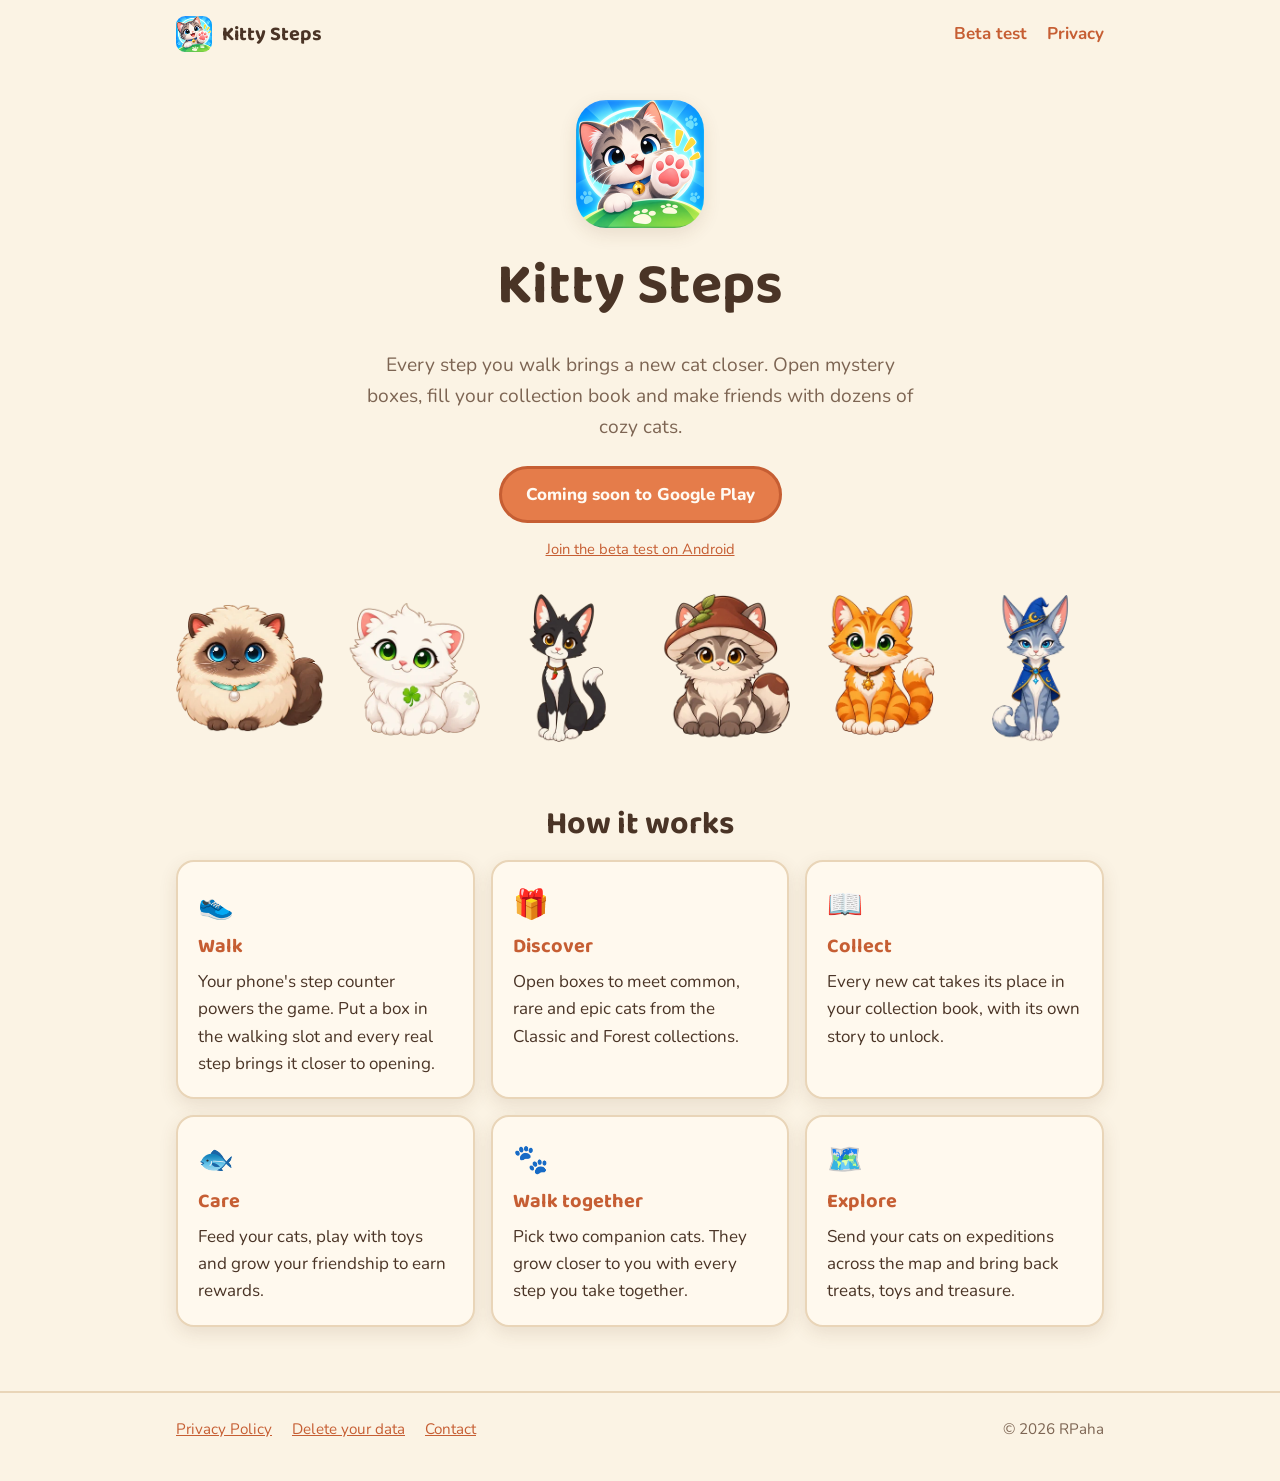
<file: index.html>
<!doctype html>
<html lang="en">
<head>
  <meta charset="utf-8">
  <meta name="viewport" content="width=device-width, initial-scale=1">
  <title>Kitty Steps</title>
  <meta name="description" content="Kitty Steps is a cozy walking game: your real steps open mystery boxes full of cats to collect, feed, play with and take on adventures.">
  <link rel="icon" type="image/png" href="img/favicon.png">
  <link rel="preconnect" href="https://fonts.googleapis.com">
  <link rel="preconnect" href="https://fonts.gstatic.com" crossorigin>
  <link href="https://fonts.googleapis.com/css2?family=Baloo+2:wght@600;700&family=Nunito:wght@400;700;800&display=swap" rel="stylesheet">
  <link rel="stylesheet" href="style.css">
</head>
<body>
  <header class="site-header">
    <div class="wrap">
      <a class="brand" href="./"><img src="img/favicon.png" alt="">Kitty Steps</a>
      <nav><a href="join-test-en.html">Beta test</a> <a href="privacy.html">Privacy</a></nav>
    </div>
  </header>

  <main class="wrap">
    <section class="hero">
      <img class="hero-icon" src="img/icon.png" alt="Kitty Steps app icon" width="128" height="128">
      <h1>Kitty Steps</h1>
      <p class="tagline">Every step you walk brings a new cat closer. Open mystery boxes, fill your collection book and make friends with dozens of cozy cats.</p>
      <span class="badge">Coming soon to Google Play</span>
      <p class="small"><a href="join-test-en.html">Join the beta test on Android</a></p>

      <div class="cats" aria-hidden="true">
        <img src="img/mochi.webp" alt="" loading="lazy">
        <img src="img/clover.webp" alt="" loading="lazy">
        <img src="img/pepper.webp" alt="" loading="lazy">
        <img src="img/moss.webp" alt="" loading="lazy">
        <img src="img/sunny.webp" alt="" loading="lazy">
        <img src="img/merlin.webp" alt="" loading="lazy">
      </div>
    </section>

    <section class="section">
      <h2>How it works</h2>
      <div class="features">
        <div class="card">
          <span class="emoji" aria-hidden="true">👟</span>
          <h3>Walk</h3>
          <p>Your phone's step counter powers the game. Put a box in the walking slot and every real step brings it closer to opening.</p>
        </div>
        <div class="card">
          <span class="emoji" aria-hidden="true">🎁</span>
          <h3>Discover</h3>
          <p>Open boxes to meet common, rare and epic cats from the Classic and Forest collections.</p>
        </div>
        <div class="card">
          <span class="emoji" aria-hidden="true">📖</span>
          <h3>Collect</h3>
          <p>Every new cat takes its place in your collection book, with its own story to unlock.</p>
        </div>
        <div class="card">
          <span class="emoji" aria-hidden="true">🐟</span>
          <h3>Care</h3>
          <p>Feed your cats, play with toys and grow your friendship to earn rewards.</p>
        </div>
        <div class="card">
          <span class="emoji" aria-hidden="true">🐾</span>
          <h3>Walk together</h3>
          <p>Pick two companion cats. They grow closer to you with every step you take together.</p>
        </div>
        <div class="card">
          <span class="emoji" aria-hidden="true">🗺️</span>
          <h3>Explore</h3>
          <p>Send your cats on expeditions across the map and bring back treats, toys and treasure.</p>
        </div>
      </div>
    </section>
  </main>

  <footer class="site-footer">
    <div class="wrap">
      <div>
        <a href="privacy.html">Privacy Policy</a>
        <a href="delete-data.html">Delete your data</a>
        <a href="mailto:rpaha.games@gmail.com">Contact</a>
      </div>
      <div>&copy; 2026 RPaha</div>
    </div>
  </footer>
</body>
</html>
</file>
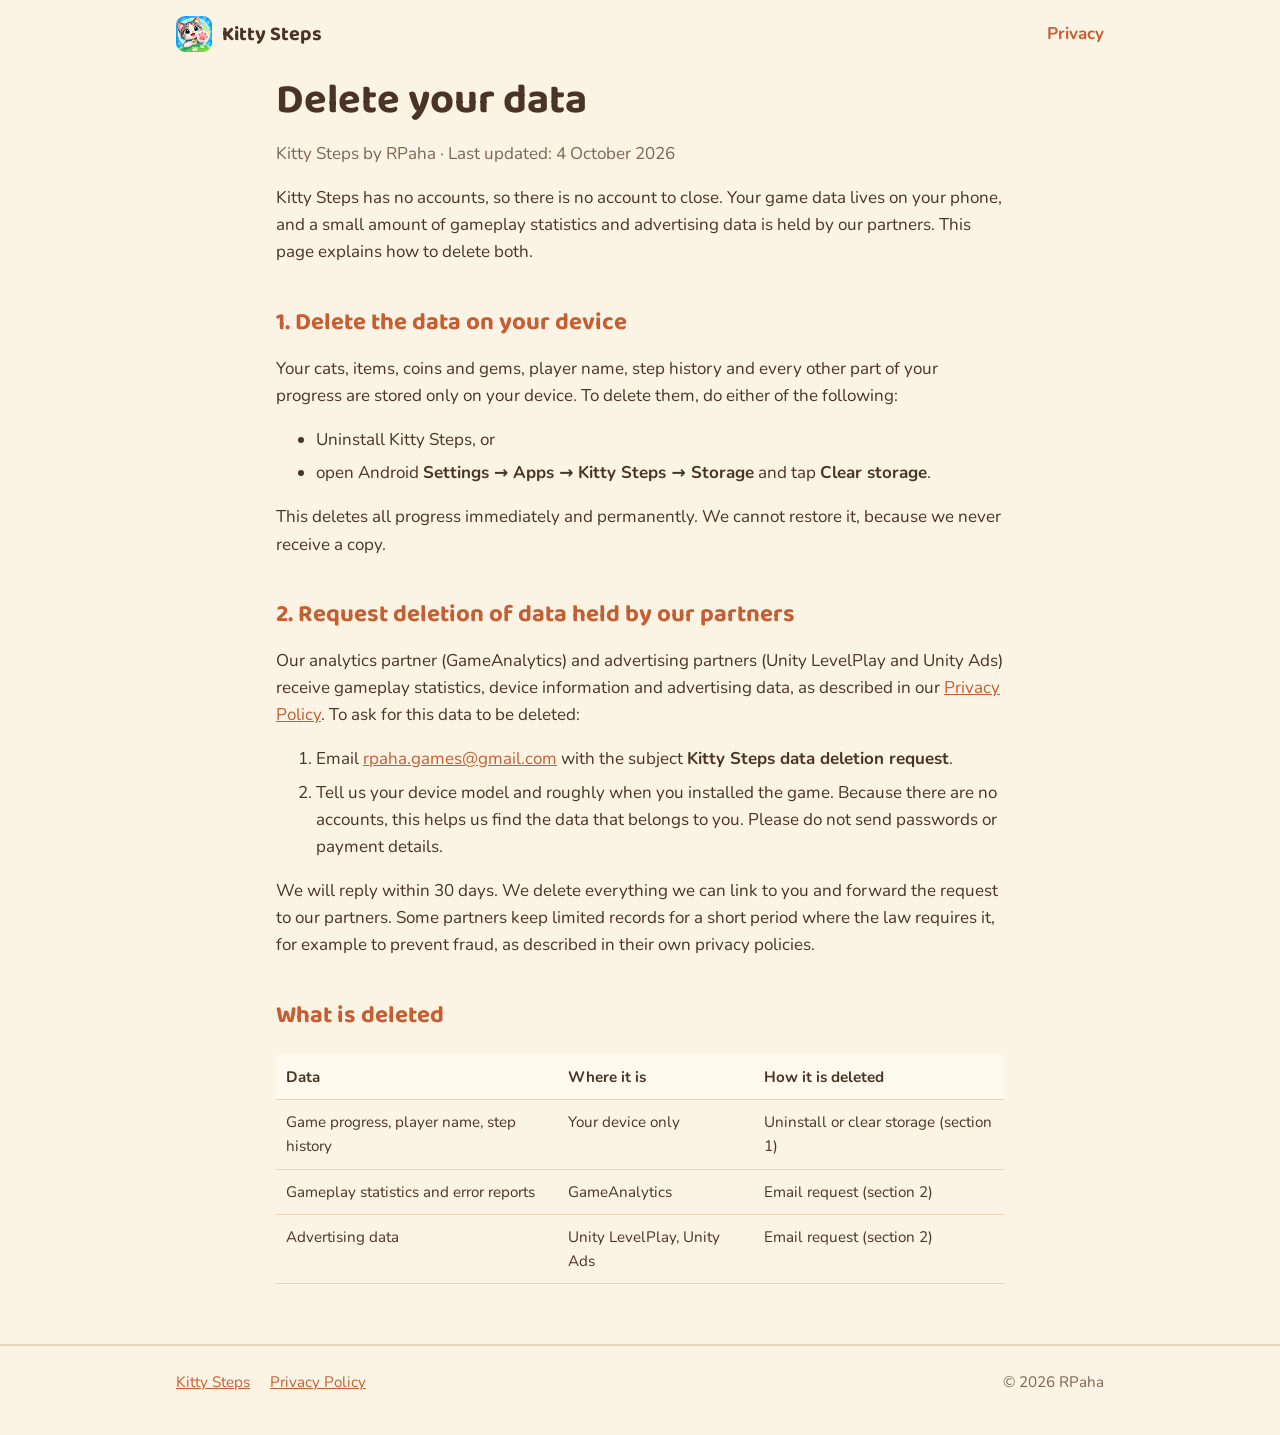
<file: delete-data.html>
<!doctype html>
<html lang="en">
<head>
  <meta charset="utf-8">
  <meta name="viewport" content="width=device-width, initial-scale=1">
  <title>Kitty Steps Data Deletion</title>
  <meta name="description" content="How to delete your Kitty Steps game data and request deletion of data held by our partners.">
  <link rel="icon" type="image/png" href="img/favicon.png">
  <link rel="preconnect" href="https://fonts.googleapis.com">
  <link rel="preconnect" href="https://fonts.gstatic.com" crossorigin>
  <link href="https://fonts.googleapis.com/css2?family=Baloo+2:wght@600;700&family=Nunito:wght@400;700;800&display=swap" rel="stylesheet">
  <link rel="stylesheet" href="style.css">
</head>
<body>
  <header class="site-header">
    <div class="wrap">
      <a class="brand" href="./"><img src="img/favicon.png" alt="">Kitty Steps</a>
      <nav><a href="privacy.html">Privacy</a></nav>
    </div>
  </header>

  <main class="wrap policy">
    <h1>Delete your data</h1>
    <p class="updated">Kitty Steps by RPaha &middot; Last updated: 4 October 2026</p>

    <p>Kitty Steps has no accounts, so there is no account to close. Your game data lives on your phone, and a small amount of gameplay statistics and advertising data is held by our partners. This page explains how to delete both.</p>

    <h2>1. Delete the data on your device</h2>
    <p>Your cats, items, coins and gems, player name, step history and every other part of your progress are stored only on your device. To delete them, do either of the following:</p>
    <ul>
      <li>Uninstall Kitty Steps, or</li>
      <li>open Android <strong>Settings &rarr; Apps &rarr; Kitty Steps &rarr; Storage</strong> and tap <strong>Clear storage</strong>.</li>
    </ul>
    <p>This deletes all progress immediately and permanently. We cannot restore it, because we never receive a copy.</p>

    <h2>2. Request deletion of data held by our partners</h2>
    <p>Our analytics partner (GameAnalytics) and advertising partners (Unity LevelPlay and Unity Ads) receive gameplay statistics, device information and advertising data, as described in our <a href="privacy.html">Privacy Policy</a>. To ask for this data to be deleted:</p>
    <ol>
      <li>Email <a href="mailto:rpaha.games@gmail.com?subject=Kitty%20Steps%20data%20deletion%20request">rpaha.games@gmail.com</a> with the subject <strong>Kitty Steps data deletion request</strong>.</li>
      <li>Tell us your device model and roughly when you installed the game. Because there are no accounts, this helps us find the data that belongs to you. Please do not send passwords or payment details.</li>
    </ol>
    <p>We will reply within 30 days. We delete everything we can link to you and forward the request to our partners. Some partners keep limited records for a short period where the law requires it, for example to prevent fraud, as described in their own privacy policies.</p>

    <h2>What is deleted</h2>
    <div class="table-scroll">
      <table>
        <thead>
          <tr><th>Data</th><th>Where it is</th><th>How it is deleted</th></tr>
        </thead>
        <tbody>
          <tr><td>Game progress, player name, step history</td><td>Your device only</td><td>Uninstall or clear storage (section 1)</td></tr>
          <tr><td>Gameplay statistics and error reports</td><td>GameAnalytics</td><td>Email request (section 2)</td></tr>
          <tr><td>Advertising data</td><td>Unity LevelPlay, Unity Ads</td><td>Email request (section 2)</td></tr>
        </tbody>
      </table>
    </div>
  </main>

  <footer class="site-footer">
    <div class="wrap">
      <div><a href="./">Kitty Steps</a> <a href="privacy.html">Privacy Policy</a></div>
      <div>&copy; 2026 RPaha</div>
    </div>
  </footer>
</body>
</html>
</file>
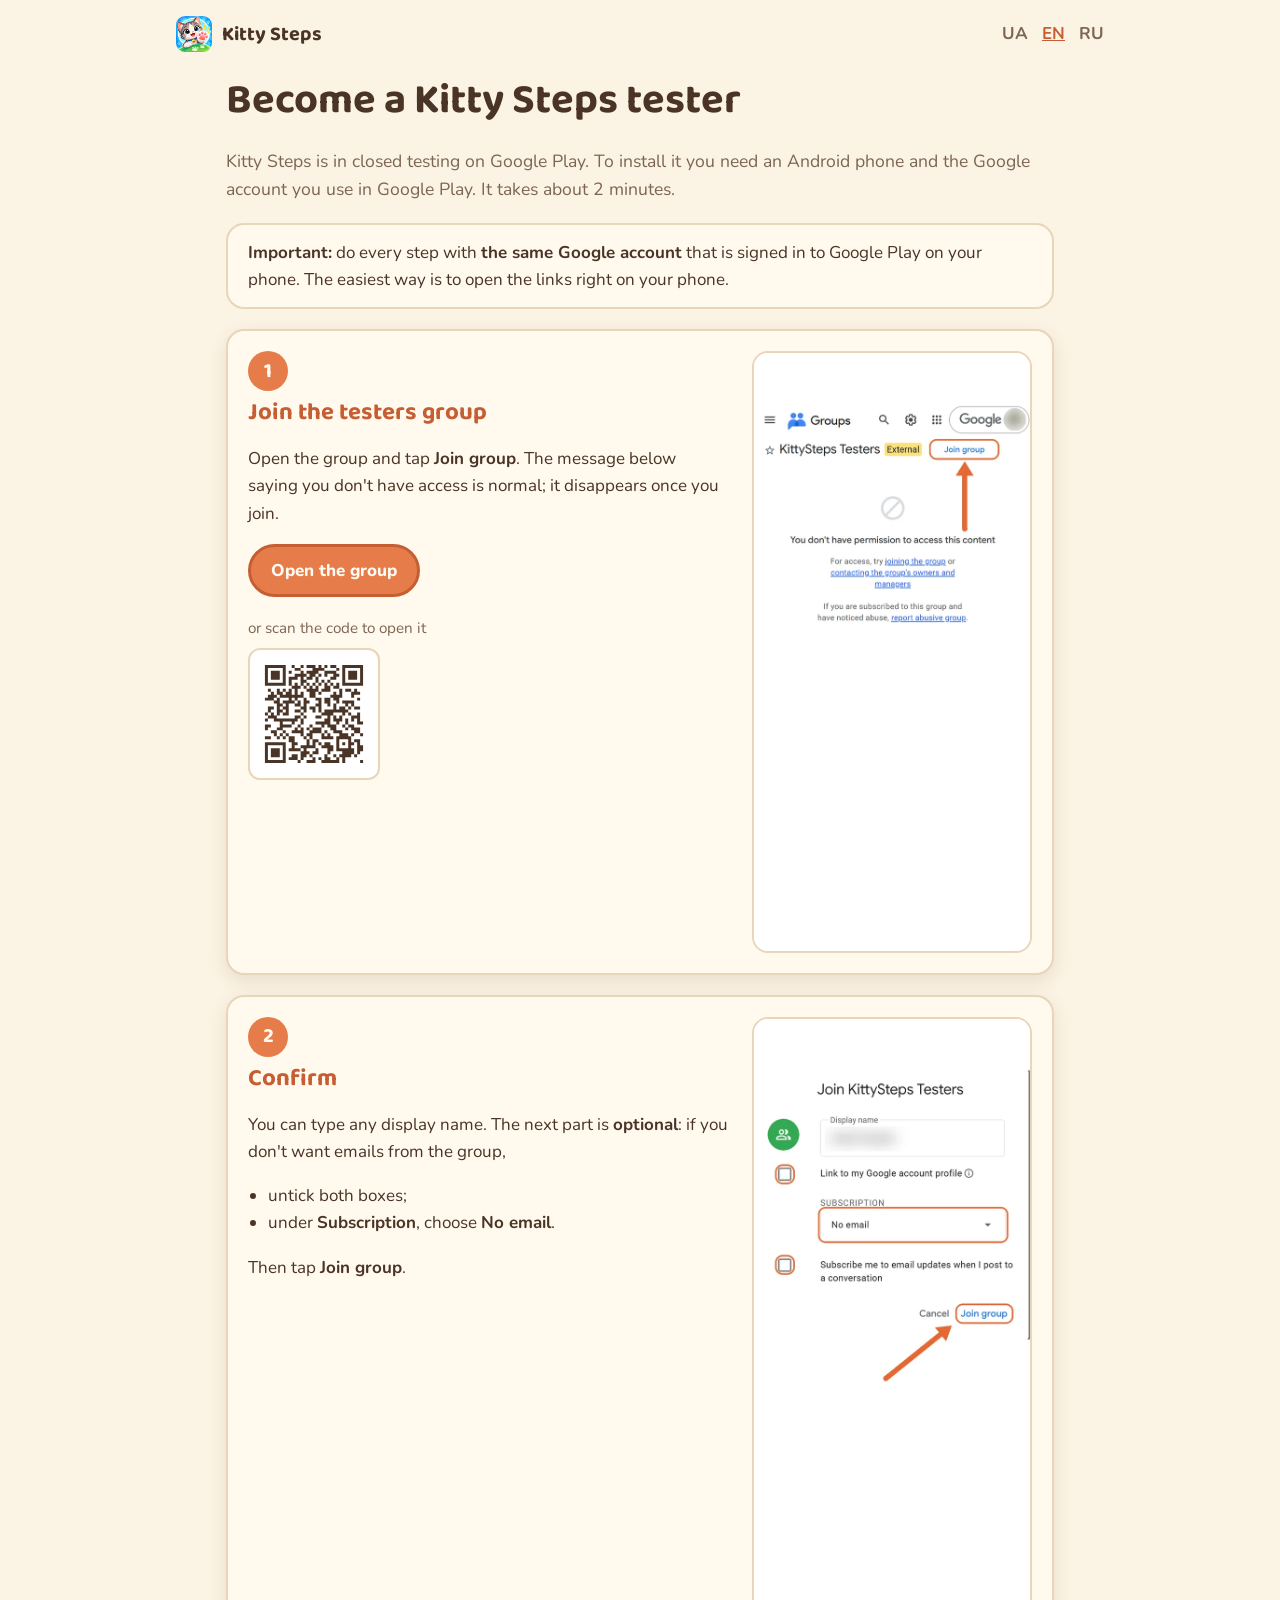
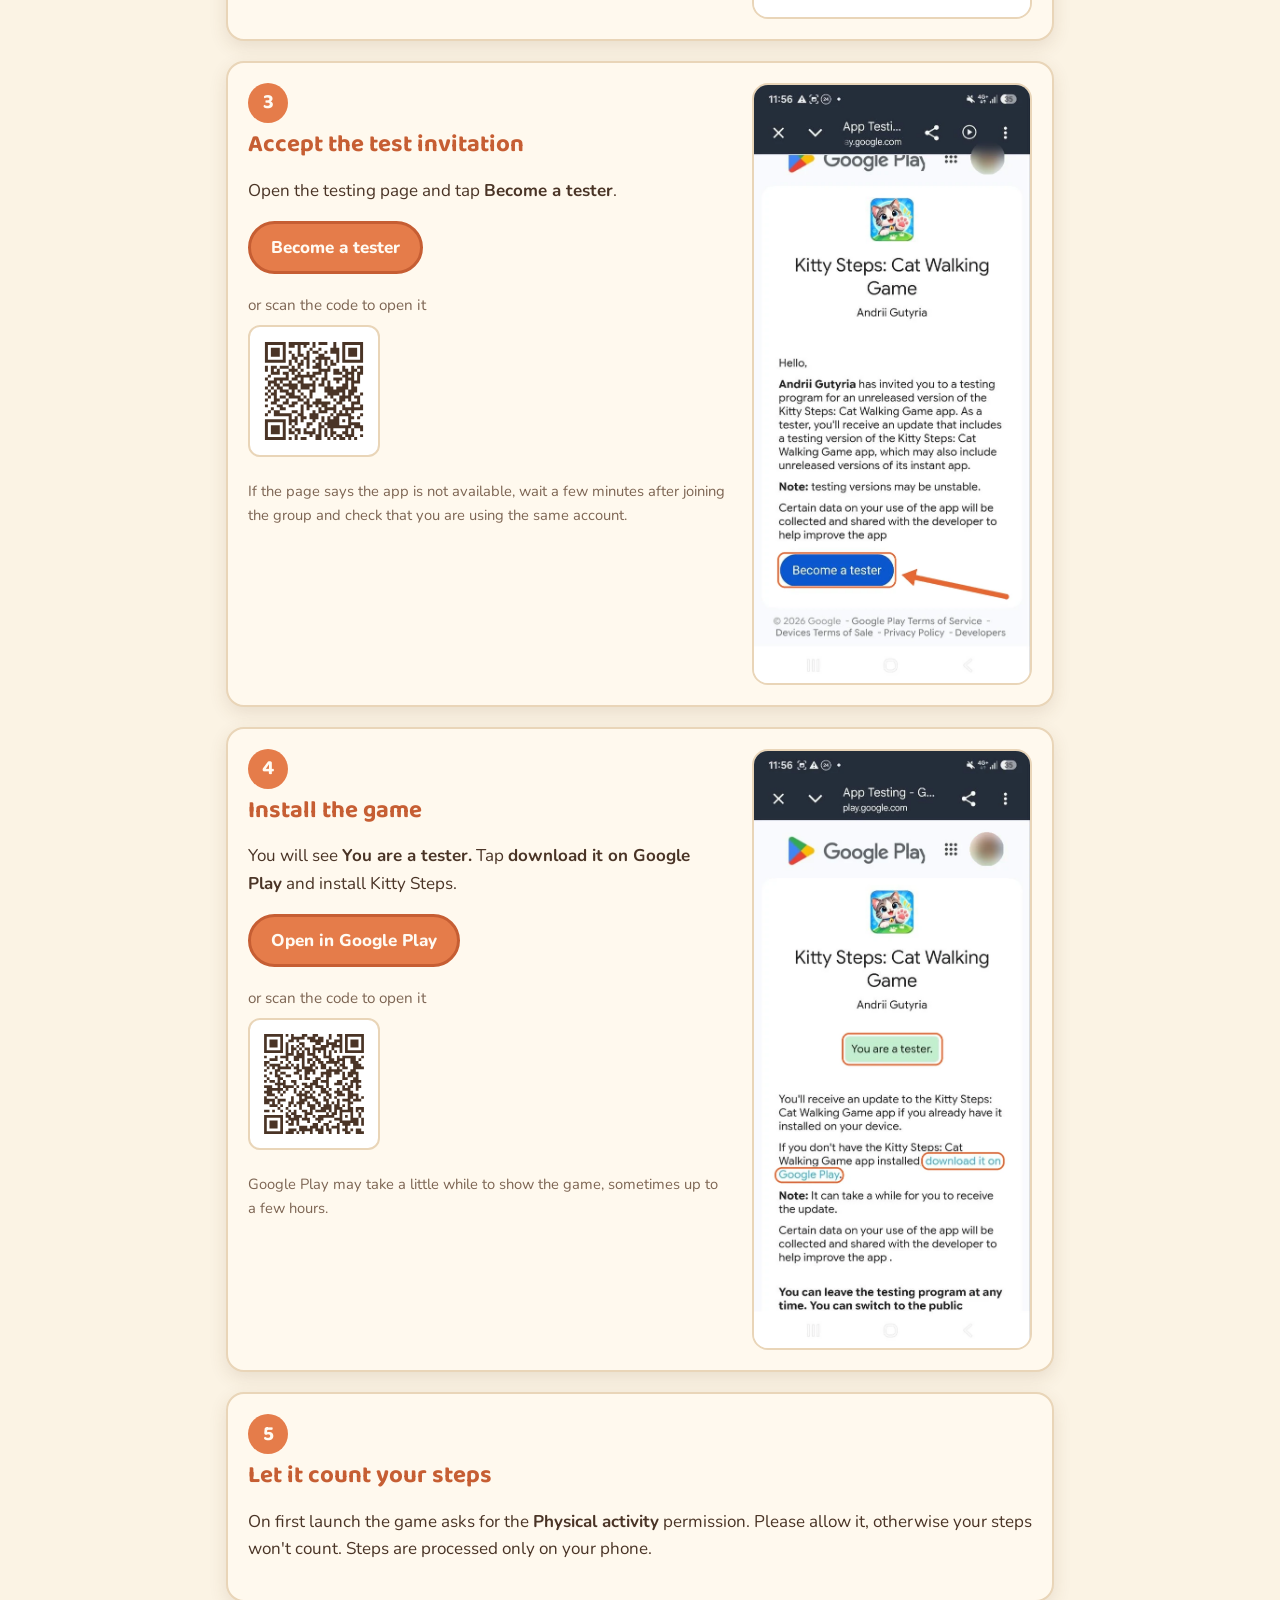
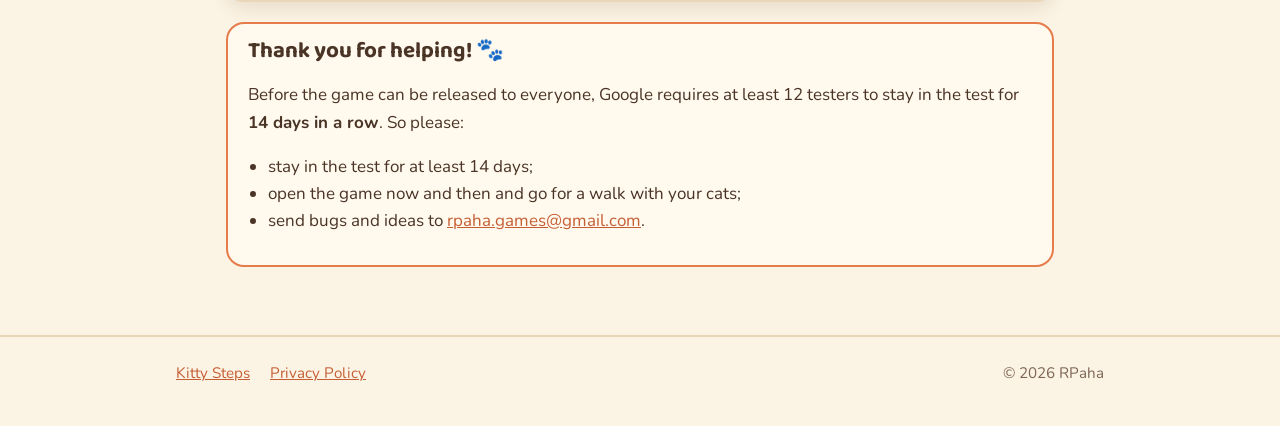
<file: join-test-en.html>
<!doctype html>
<html lang="en">
<head>
  <meta charset="utf-8">
  <meta name="viewport" content="width=device-width, initial-scale=1">
  <title>Kitty Steps Beta Test</title>
  <meta name="description" content="How to become a Kitty Steps tester on Google Play: join the group, accept the invitation and install the game.">
  <link rel="icon" type="image/png" href="img/favicon.png">
  <link rel="preconnect" href="https://fonts.googleapis.com">
  <link rel="preconnect" href="https://fonts.gstatic.com" crossorigin>
  <link href="https://fonts.googleapis.com/css2?family=Baloo+2:wght@600;700&family=Nunito:wght@400;700;800&display=swap" rel="stylesheet">
  <link rel="stylesheet" href="style.css">
</head>
<body>
  <header class="site-header">
    <div class="wrap">
      <a class="brand" href="./"><img src="img/favicon.png" alt="">Kitty Steps</a>
      <nav class="lang"><a href="join-test.html" hreflang="uk">UA</a> <a href="join-test-en.html" aria-current="page">EN</a> <a href="join-test-ru.html" hreflang="ru">RU</a></nav>
    </div>
  </header>

  <main class="wrap guide">
    <h1>Become a Kitty Steps tester</h1>
    <p class="lead">Kitty Steps is in closed testing on Google Play. To install it you need an Android phone and the Google account you use in Google Play. It takes about 2 minutes.</p>

    <div class="note">
      <strong>Important:</strong> do every step with <strong>the same Google account</strong> that is signed in to Google Play on your phone. The easiest way is to open the links right on your phone.
    </div>

    <section class="step">
      <div class="step-text">
        <span class="step-num">1</span>
        <h2>Join the testers group</h2>
        <p>Open the group and tap <strong>Join group</strong>. The message below saying you don't have access is normal; it disappears once you join.</p>
        <p><a class="button" href="https://groups.google.com/g/kittysteps-testers" target="_blank" rel="noopener">Open the group</a></p>
        <figure class="qr"><figcaption>or scan the code to open it</figcaption><img src="img/test/qr-group.svg" alt="QR code: https://groups.google.com/g/kittysteps-testers" width="132" height="132"></figure>
      </div>
      <img class="step-shot" src="img/test/step1-group-en.webp" alt="The KittySteps Testers group page with the Join group button" width="591" height="1280" loading="lazy">
    </section>

    <section class="step">
      <div class="step-text">
        <span class="step-num">2</span>
        <h2>Confirm</h2>
        <p>You can type any display name. The next part is <strong>optional</strong>: if you don't want emails from the group,</p>
        <ul>
          <li>untick both boxes;</li>
          <li>under <strong>Subscription</strong>, choose <strong>No email</strong>.</li>
        </ul>
        <p>Then tap <strong>Join group</strong>.</p>
      </div>
      <img class="step-shot" src="img/test/step2-join-en.webp" alt="The join dialog with two checkboxes and the Join group button" width="591" height="1280" loading="lazy">
    </section>

    <section class="step">
      <div class="step-text">
        <span class="step-num">3</span>
        <h2>Accept the test invitation</h2>
        <p>Open the testing page and tap <strong>Become a tester</strong>.</p>
        <p><a class="button" href="https://play.google.com/apps/testing/com.rpaha.kittysteps" target="_blank" rel="noopener">Become a tester</a></p>
        <figure class="qr"><figcaption>or scan the code to open it</figcaption><img src="img/test/qr-testing.svg" alt="QR code: https://play.google.com/apps/testing/com.rpaha.kittysteps" width="132" height="132"></figure>
        <p class="small">If the page says the app is not available, wait a few minutes after joining the group and check that you are using the same account.</p>
      </div>
      <img class="step-shot" src="img/test/step3-become-tester.webp" alt="The Google Play testing page with the Become a tester button" width="591" height="1280" loading="lazy">
    </section>

    <section class="step">
      <div class="step-text">
        <span class="step-num">4</span>
        <h2>Install the game</h2>
        <p>You will see <strong>You are a tester.</strong> Tap <strong>download it on Google Play</strong> and install Kitty Steps.</p>
        <p><a class="button" href="https://play.google.com/store/apps/details?id=com.rpaha.kittysteps" target="_blank" rel="noopener">Open in Google Play</a></p>
        <figure class="qr"><figcaption>or scan the code to open it</figcaption><img src="img/test/qr-play.svg" alt="QR code: https://play.google.com/store/apps/details?id=com.rpaha.kittysteps" width="132" height="132"></figure>
        <p class="small">Google Play may take a little while to show the game, sometimes up to a few hours.</p>
      </div>
      <img class="step-shot" src="img/test/step4-download.webp" alt="The You are a tester confirmation and the download it on Google Play link" width="591" height="1280" loading="lazy">
    </section>

    <section class="step step-plain">
      <div class="step-text">
        <span class="step-num">5</span>
        <h2>Let it count your steps</h2>
        <p>On first launch the game asks for the <strong>Physical activity</strong> permission. Please allow it, otherwise your steps won't count. Steps are processed only on your phone.</p>
      </div>
    </section>

    <div class="note note-accent">
      <h2>Thank you for helping! 🐾</h2>
      <p>Before the game can be released to everyone, Google requires at least 12 testers to stay in the test for <strong>14 days in a row</strong>. So please:</p>
      <ul>
        <li>stay in the test for at least 14 days;</li>
        <li>open the game now and then and go for a walk with your cats;</li>
        <li>send bugs and ideas to <a href="mailto:rpaha.games@gmail.com?subject=Kitty%20Steps%20feedback">rpaha.games@gmail.com</a>.</li>
      </ul>
    </div>
  </main>

  <footer class="site-footer">
    <div class="wrap">
      <div><a href="./">Kitty Steps</a> <a href="privacy.html">Privacy Policy</a></div>
      <div>&copy; 2026 RPaha</div>
    </div>
  </footer>
</body>
</html>
</file>
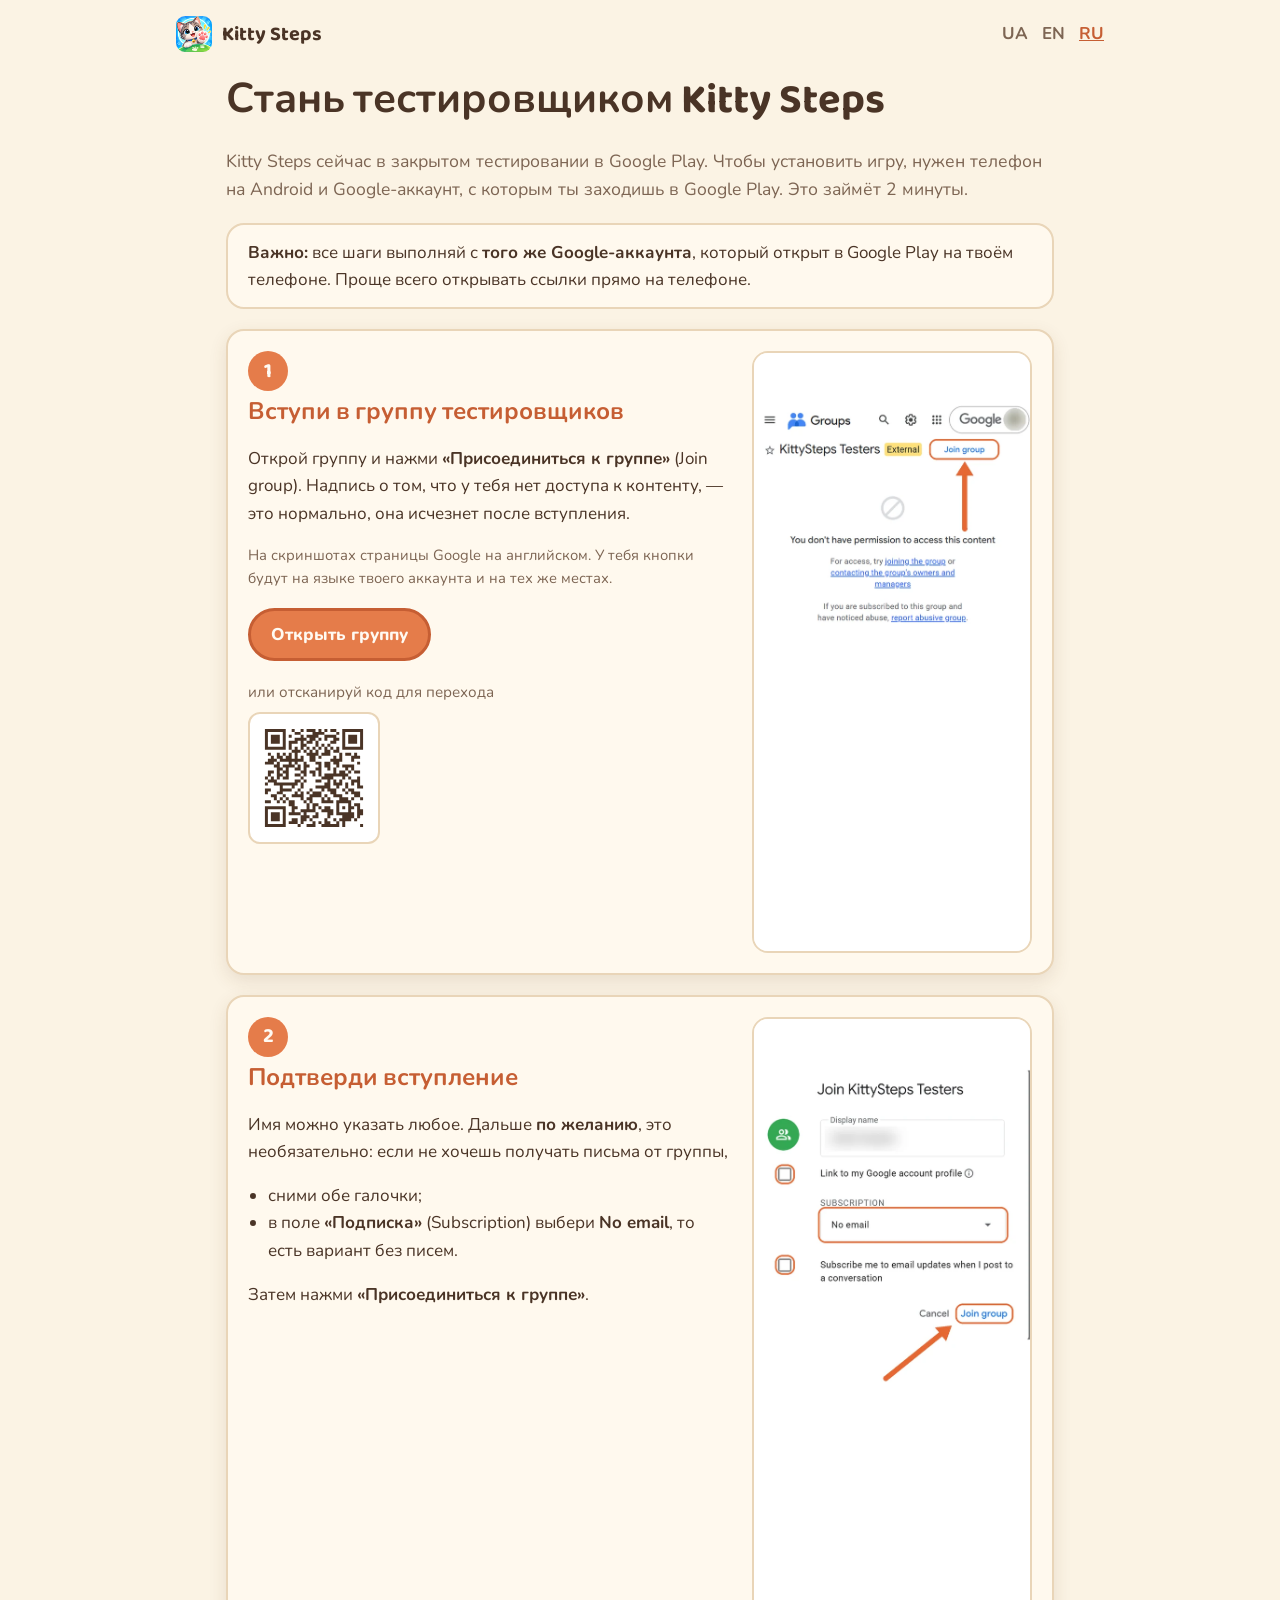
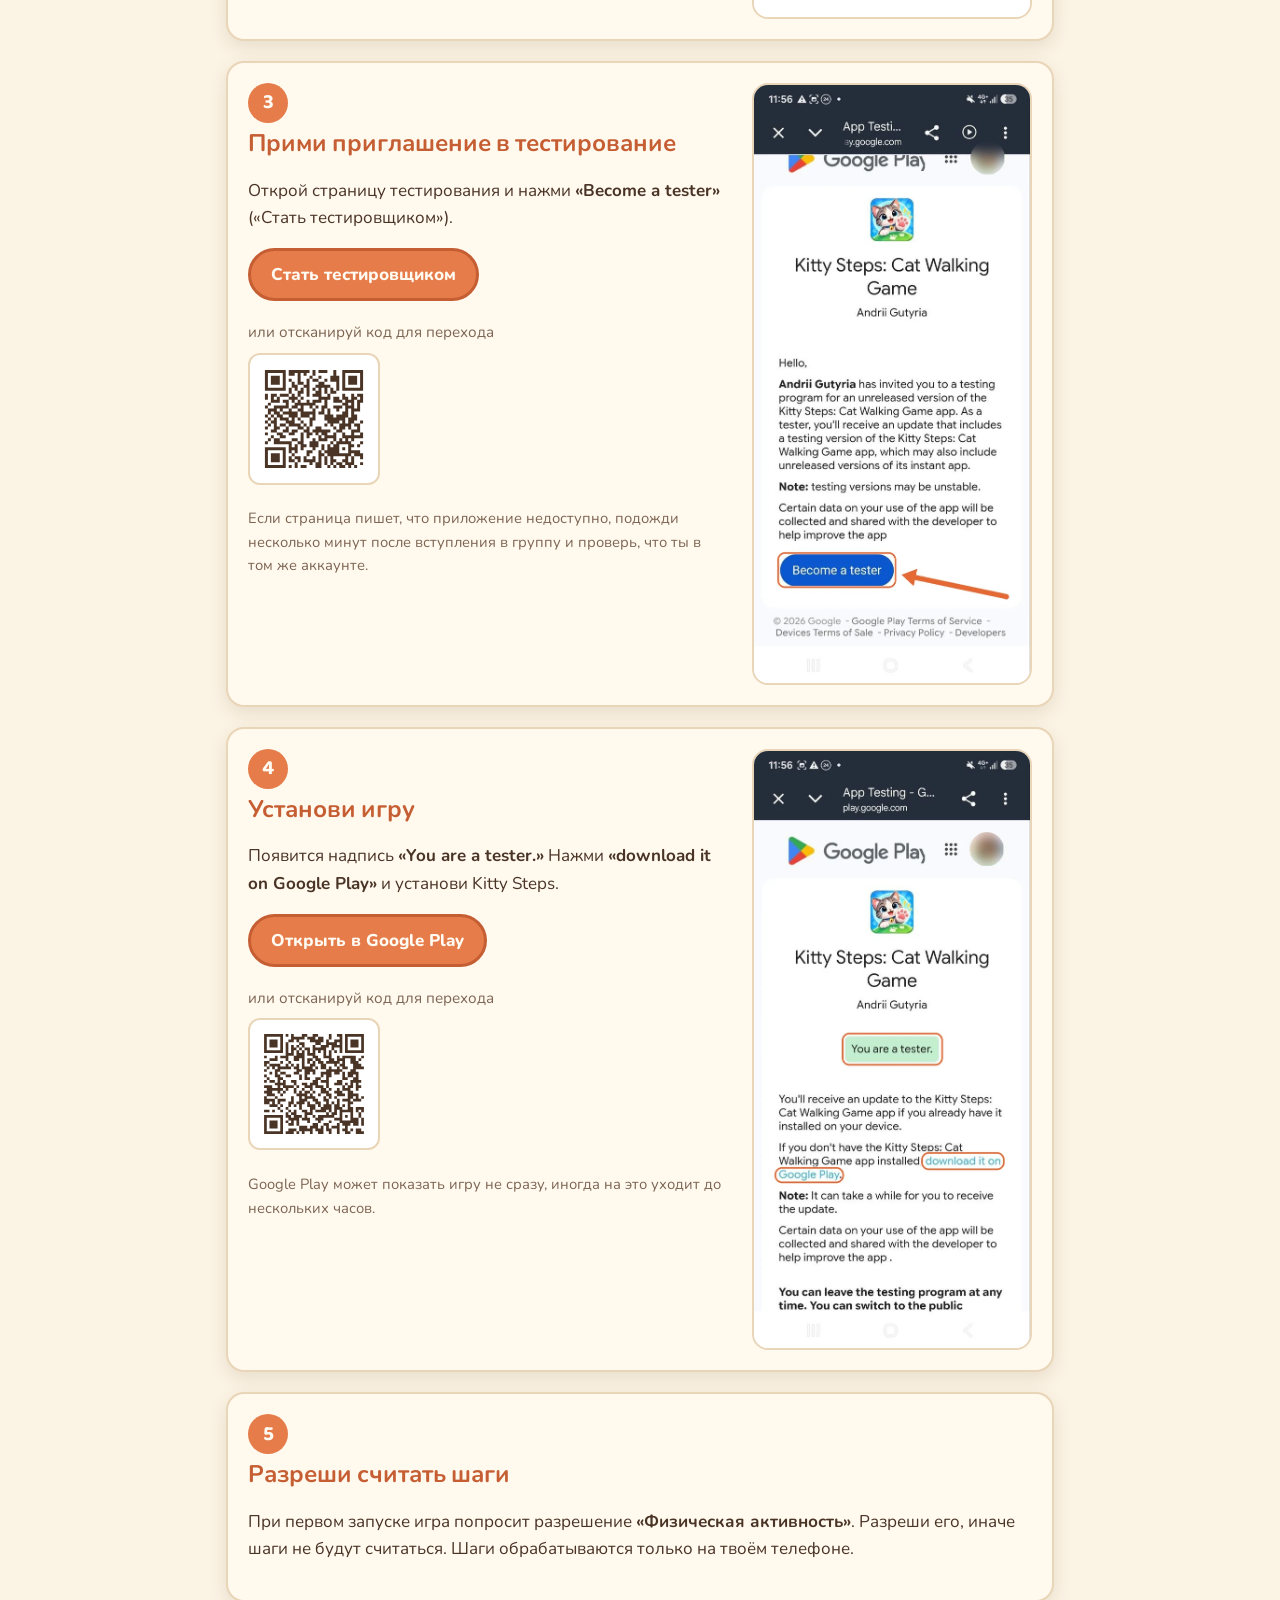
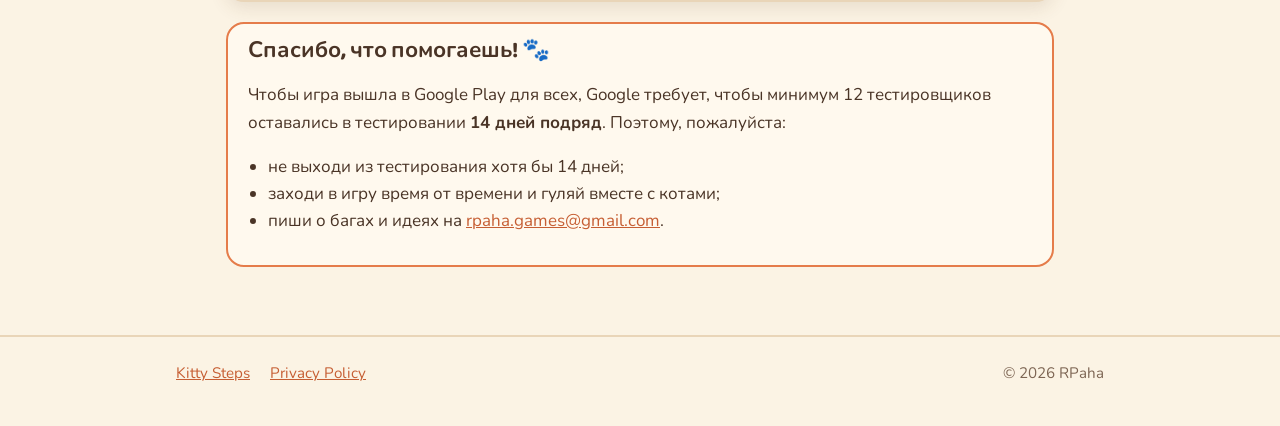
<file: join-test-ru.html>
<!doctype html>
<html lang="ru">
<head>
  <meta charset="utf-8">
  <meta name="viewport" content="width=device-width, initial-scale=1">
  <title>Kitty Steps Beta Test</title>
  <meta name="description" content="Как стать тестировщиком Kitty Steps в Google Play: вступление в группу, приглашение и установка игры.">
  <link rel="icon" type="image/png" href="img/favicon.png">
  <link rel="preconnect" href="https://fonts.googleapis.com">
  <link rel="preconnect" href="https://fonts.gstatic.com" crossorigin>
  <link href="https://fonts.googleapis.com/css2?family=Baloo+2:wght@600;700&family=Nunito:wght@400;700;800&display=swap" rel="stylesheet">
  <link rel="stylesheet" href="style.css">
</head>
<body>
  <header class="site-header">
    <div class="wrap">
      <a class="brand" href="./"><img src="img/favicon.png" alt="">Kitty Steps</a>
      <nav class="lang"><a href="join-test.html" hreflang="uk">UA</a> <a href="join-test-en.html" hreflang="en">EN</a> <a href="join-test-ru.html" aria-current="page">RU</a></nav>
    </div>
  </header>

  <main class="wrap guide">
    <h1>Стань тестировщиком Kitty Steps</h1>
    <p class="lead">Kitty Steps сейчас в закрытом тестировании в Google Play. Чтобы установить игру, нужен телефон на Android и Google-аккаунт, с которым ты заходишь в Google Play. Это займёт 2 минуты.</p>

    <div class="note">
      <strong>Важно:</strong> все шаги выполняй с <strong>того же Google-аккаунта</strong>, который открыт в Google Play на твоём телефоне. Проще всего открывать ссылки прямо на телефоне.
    </div>

    <section class="step">
      <div class="step-text">
        <span class="step-num">1</span>
        <h2>Вступи в группу тестировщиков</h2>
        <p>Открой группу и нажми <strong>«Присоединиться к группе»</strong> (Join group). Надпись о том, что у тебя нет доступа к контенту, — это нормально, она исчезнет после вступления.</p>
        <p class="small">На скриншотах страницы Google на английском. У тебя кнопки будут на языке твоего аккаунта и на тех же местах.</p>
        <p><a class="button" href="https://groups.google.com/g/kittysteps-testers" target="_blank" rel="noopener">Открыть группу</a></p>
        <figure class="qr"><figcaption>или отсканируй код для перехода</figcaption><img src="img/test/qr-group.svg" alt="QR code: https://groups.google.com/g/kittysteps-testers" width="132" height="132"></figure>
      </div>
      <img class="step-shot" src="img/test/step1-group-en.webp" alt="Страница группы KittySteps Testers с кнопкой «Присоединиться к группе»" width="591" height="1280" loading="lazy">
    </section>

    <section class="step">
      <div class="step-text">
        <span class="step-num">2</span>
        <h2>Подтверди вступление</h2>
        <p>Имя можно указать любое. Дальше <strong>по желанию</strong>, это необязательно: если не хочешь получать письма от группы,</p>
        <ul>
          <li>сними обе галочки;</li>
          <li>в поле <strong>«Подписка»</strong> (Subscription) выбери <strong>No email</strong>, то есть вариант без писем.</li>
        </ul>
        <p>Затем нажми <strong>«Присоединиться к группе»</strong>.</p>
      </div>
      <img class="step-shot" src="img/test/step2-join-en.webp" alt="Окно вступления в группу: две галочки и кнопка «Присоединиться к группе»" width="591" height="1280" loading="lazy">
    </section>

    <section class="step">
      <div class="step-text">
        <span class="step-num">3</span>
        <h2>Прими приглашение в тестирование</h2>
        <p>Открой страницу тестирования и нажми <strong>«Become a tester»</strong> («Стать тестировщиком»).</p>
        <p><a class="button" href="https://play.google.com/apps/testing/com.rpaha.kittysteps" target="_blank" rel="noopener">Стать тестировщиком</a></p>
        <figure class="qr"><figcaption>или отсканируй код для перехода</figcaption><img src="img/test/qr-testing.svg" alt="QR code: https://play.google.com/apps/testing/com.rpaha.kittysteps" width="132" height="132"></figure>
        <p class="small">Если страница пишет, что приложение недоступно, подожди несколько минут после вступления в группу и проверь, что ты в том же аккаунте.</p>
      </div>
      <img class="step-shot" src="img/test/step3-become-tester.webp" alt="Страница тестирования Google Play с кнопкой «Become a tester»" width="591" height="1280" loading="lazy">
    </section>

    <section class="step">
      <div class="step-text">
        <span class="step-num">4</span>
        <h2>Установи игру</h2>
        <p>Появится надпись <strong>«You are a tester.»</strong> Нажми <strong>«download it on Google Play»</strong> и установи Kitty Steps.</p>
        <p><a class="button" href="https://play.google.com/store/apps/details?id=com.rpaha.kittysteps" target="_blank" rel="noopener">Открыть в Google Play</a></p>
        <figure class="qr"><figcaption>или отсканируй код для перехода</figcaption><img src="img/test/qr-play.svg" alt="QR code: https://play.google.com/store/apps/details?id=com.rpaha.kittysteps" width="132" height="132"></figure>
        <p class="small">Google Play может показать игру не сразу, иногда на это уходит до нескольких часов.</p>
      </div>
      <img class="step-shot" src="img/test/step4-download.webp" alt="Подтверждение «You are a tester» и ссылка «download it on Google Play»" width="591" height="1280" loading="lazy">
    </section>

    <section class="step step-plain">
      <div class="step-text">
        <span class="step-num">5</span>
        <h2>Разреши считать шаги</h2>
        <p>При первом запуске игра попросит разрешение <strong>«Физическая активность»</strong>. Разреши его, иначе шаги не будут считаться. Шаги обрабатываются только на твоём телефоне.</p>
      </div>
    </section>

    <div class="note note-accent">
      <h2>Спасибо, что помогаешь! 🐾</h2>
      <p>Чтобы игра вышла в Google Play для всех, Google требует, чтобы минимум 12 тестировщиков оставались в тестировании <strong>14 дней подряд</strong>. Поэтому, пожалуйста:</p>
      <ul>
        <li>не выходи из тестирования хотя бы 14 дней;</li>
        <li>заходи в игру время от времени и гуляй вместе с котами;</li>
        <li>пиши о багах и идеях на <a href="mailto:rpaha.games@gmail.com?subject=Kitty%20Steps%20feedback">rpaha.games@gmail.com</a>.</li>
      </ul>
    </div>
  </main>

  <footer class="site-footer">
    <div class="wrap">
      <div><a href="./">Kitty Steps</a> <a href="privacy.html">Privacy Policy</a></div>
      <div>&copy; 2026 RPaha</div>
    </div>
  </footer>
</body>
</html>
</file>
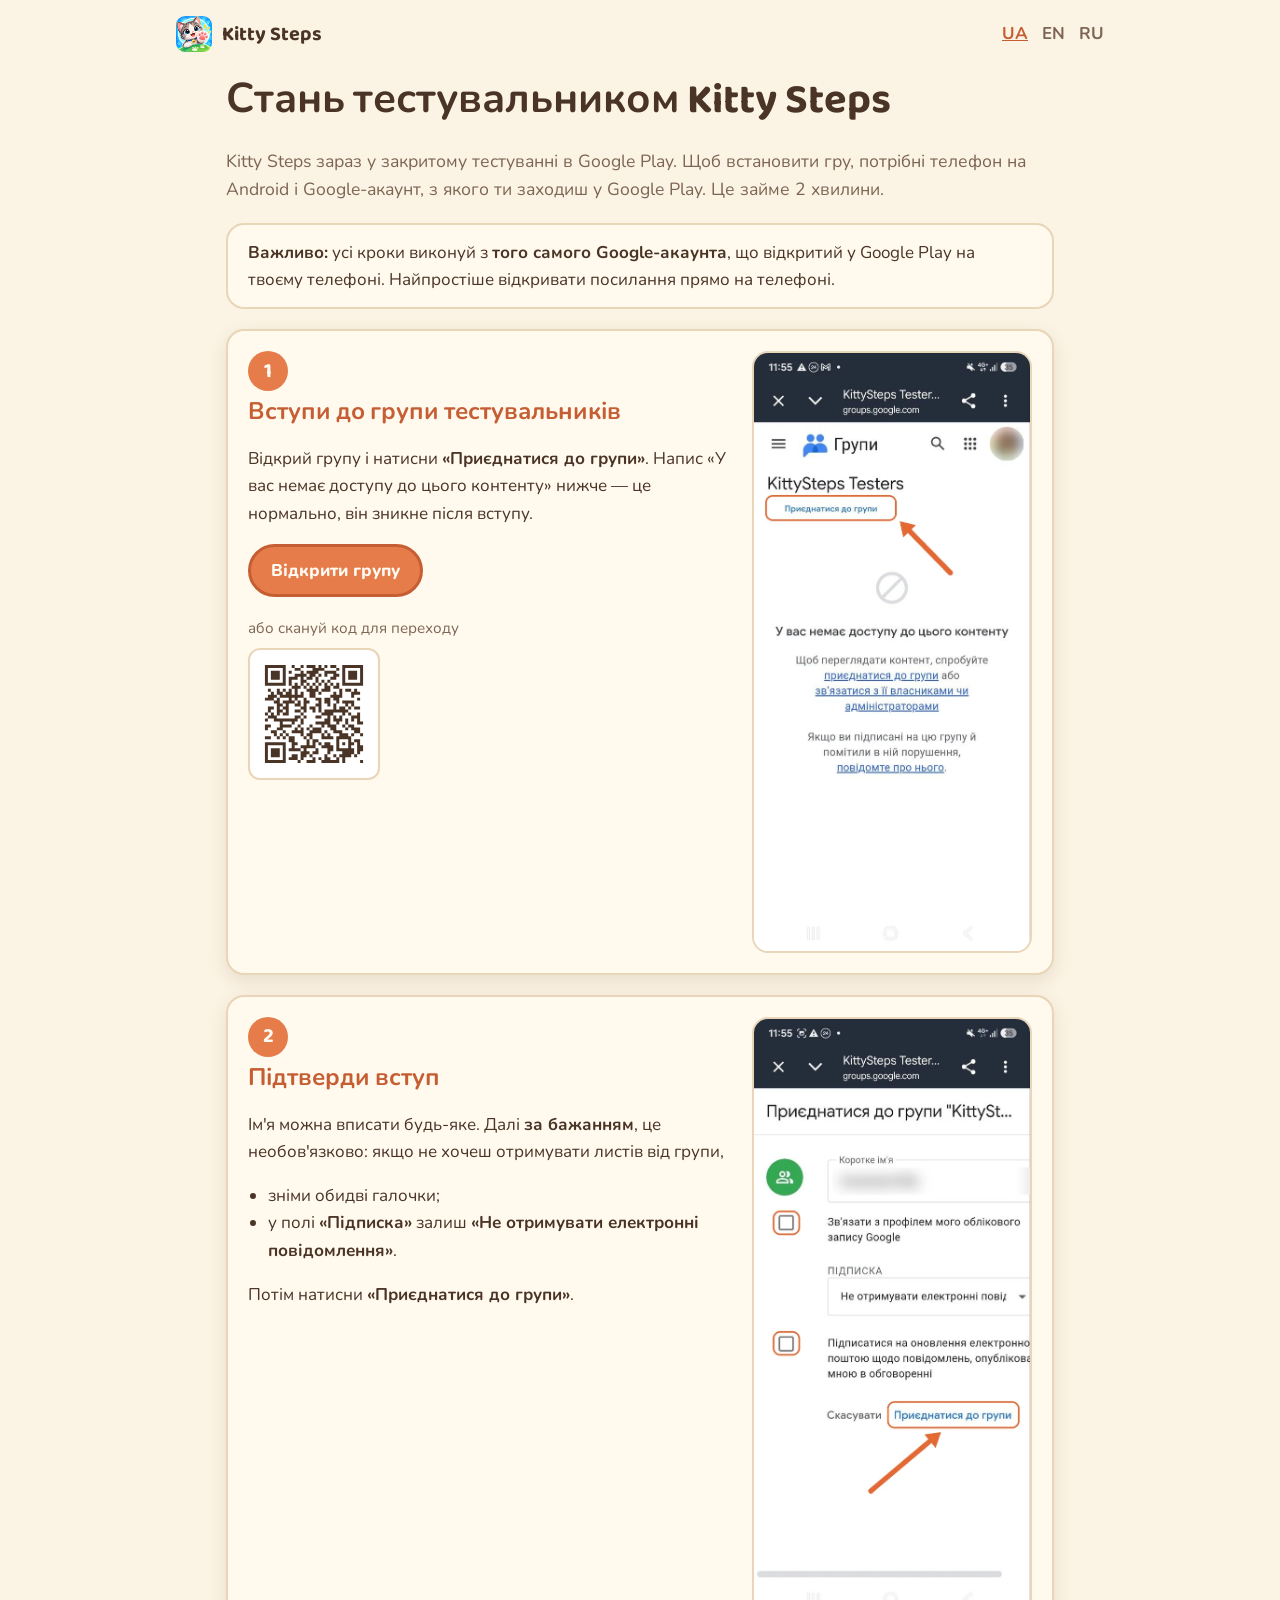
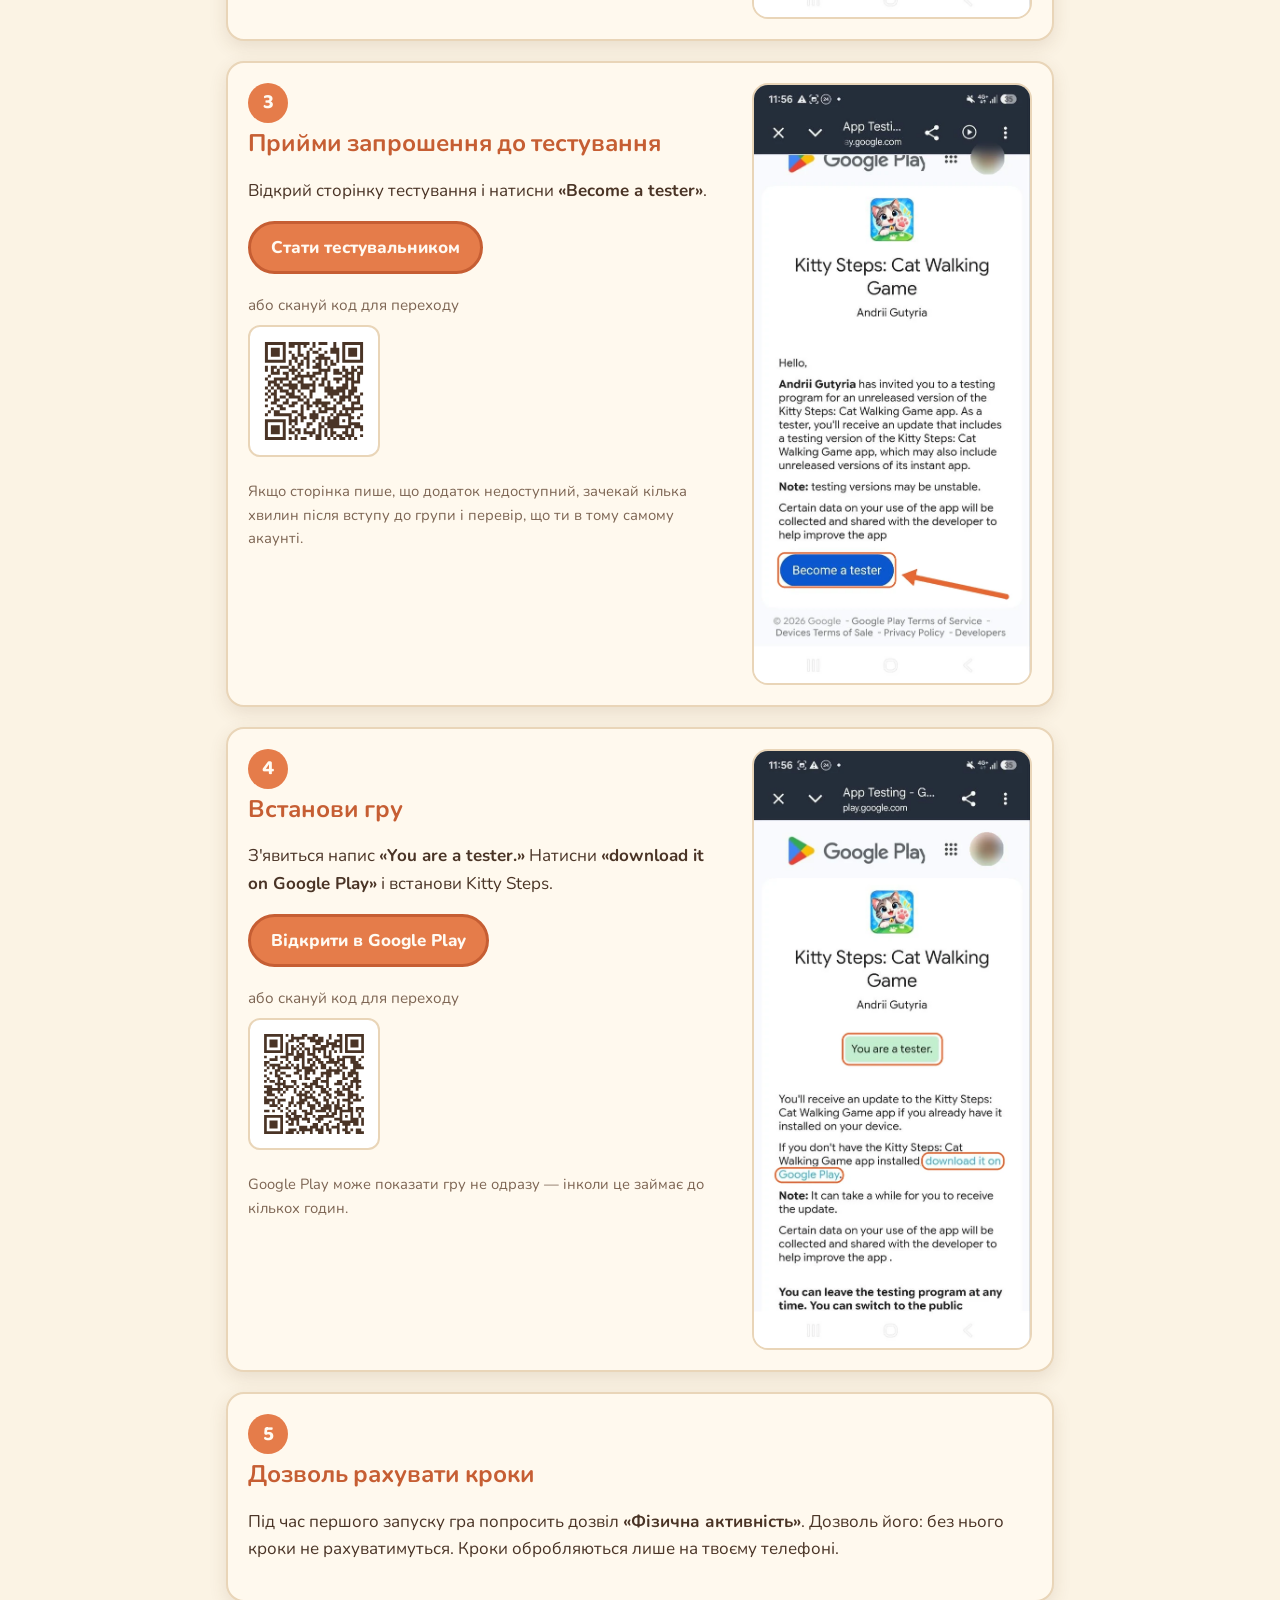
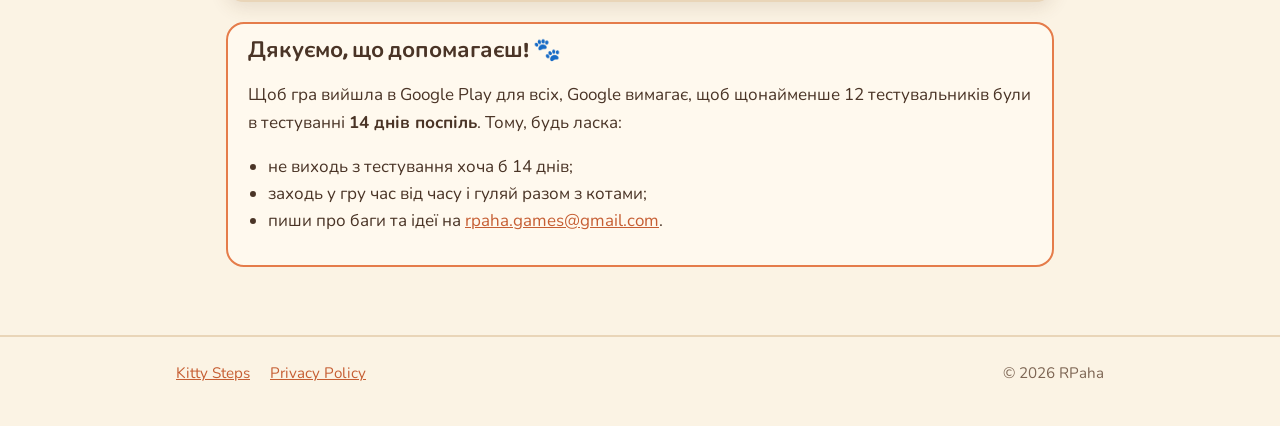
<file: join-test.html>
<!doctype html>
<html lang="uk">
<head>
  <meta charset="utf-8">
  <meta name="viewport" content="width=device-width, initial-scale=1">
  <title>Kitty Steps Beta Test</title>
  <meta name="description" content="Як стати тестувальником Kitty Steps у Google Play: вступ до групи, запрошення і встановлення гри.">
  <link rel="icon" type="image/png" href="img/favicon.png">
  <link rel="preconnect" href="https://fonts.googleapis.com">
  <link rel="preconnect" href="https://fonts.gstatic.com" crossorigin>
  <link href="https://fonts.googleapis.com/css2?family=Baloo+2:wght@600;700&family=Nunito:wght@400;700;800&display=swap" rel="stylesheet">
  <link rel="stylesheet" href="style.css">
</head>
<body>
  <header class="site-header">
    <div class="wrap">
      <a class="brand" href="./"><img src="img/favicon.png" alt="">Kitty Steps</a>
      <nav class="lang"><a href="join-test.html" aria-current="page">UA</a> <a href="join-test-en.html" hreflang="en">EN</a> <a href="join-test-ru.html" hreflang="ru">RU</a></nav>
    </div>
  </header>

  <main class="wrap guide">
    <h1>Стань тестувальником Kitty Steps</h1>
    <p class="lead">Kitty Steps зараз у закритому тестуванні в Google Play. Щоб встановити гру, потрібні телефон на Android і Google-акаунт, з якого ти заходиш у Google Play. Це займе 2 хвилини.</p>

    <div class="note">
      <strong>Важливо:</strong> усі кроки виконуй з <strong>того самого Google-акаунта</strong>, що відкритий у Google Play на твоєму телефоні. Найпростіше відкривати посилання прямо на телефоні.
    </div>

    <section class="step">
      <div class="step-text">
        <span class="step-num">1</span>
        <h2>Вступи до групи тестувальників</h2>
        <p>Відкрий групу і натисни <strong>«Приєднатися до групи»</strong>. Напис «У вас немає доступу до цього контенту» нижче — це нормально, він зникне після вступу.</p>
        <p><a class="button" href="https://groups.google.com/g/kittysteps-testers" target="_blank" rel="noopener">Відкрити групу</a></p>
        <figure class="qr"><figcaption>або скануй код для переходу</figcaption><img src="img/test/qr-group.svg" alt="QR code: https://groups.google.com/g/kittysteps-testers" width="132" height="132"></figure>
      </div>
      <img class="step-shot" src="img/test/step1-group.webp" alt="Сторінка групи KittySteps Testers з кнопкою «Приєднатися до групи»" width="591" height="1280" loading="lazy">
    </section>

    <section class="step">
      <div class="step-text">
        <span class="step-num">2</span>
        <h2>Підтверди вступ</h2>
        <p>Ім'я можна вписати будь-яке. Далі <strong>за бажанням</strong>, це необов'язково: якщо не хочеш отримувати листів від групи,</p>
        <ul>
          <li>зніми обидві галочки;</li>
          <li>у полі <strong>«Підписка»</strong> залиш <strong>«Не отримувати електронні повідомлення»</strong>.</li>
        </ul>
        <p>Потім натисни <strong>«Приєднатися до групи»</strong>.</p>
      </div>
      <img class="step-shot" src="img/test/step2-join.webp" alt="Вікно вступу до групи: дві галочки та кнопка «Приєднатися до групи»" width="591" height="1280" loading="lazy">
    </section>

    <section class="step">
      <div class="step-text">
        <span class="step-num">3</span>
        <h2>Прийми запрошення до тестування</h2>
        <p>Відкрий сторінку тестування і натисни <strong>«Become a tester»</strong>.</p>
        <p><a class="button" href="https://play.google.com/apps/testing/com.rpaha.kittysteps" target="_blank" rel="noopener">Стати тестувальником</a></p>
        <figure class="qr"><figcaption>або скануй код для переходу</figcaption><img src="img/test/qr-testing.svg" alt="QR code: https://play.google.com/apps/testing/com.rpaha.kittysteps" width="132" height="132"></figure>
        <p class="small">Якщо сторінка пише, що додаток недоступний, зачекай кілька хвилин після вступу до групи і перевір, що ти в тому самому акаунті.</p>
      </div>
      <img class="step-shot" src="img/test/step3-become-tester.webp" alt="Сторінка тестування Google Play з кнопкою «Become a tester»" width="591" height="1280" loading="lazy">
    </section>

    <section class="step">
      <div class="step-text">
        <span class="step-num">4</span>
        <h2>Встанови гру</h2>
        <p>З'явиться напис <strong>«You are a tester.»</strong> Натисни <strong>«download it on Google Play»</strong> і встанови Kitty Steps.</p>
        <p><a class="button" href="https://play.google.com/store/apps/details?id=com.rpaha.kittysteps" target="_blank" rel="noopener">Відкрити в Google Play</a></p>
        <figure class="qr"><figcaption>або скануй код для переходу</figcaption><img src="img/test/qr-play.svg" alt="QR code: https://play.google.com/store/apps/details?id=com.rpaha.kittysteps" width="132" height="132"></figure>
        <p class="small">Google Play може показати гру не одразу — інколи це займає до кількох годин.</p>
      </div>
      <img class="step-shot" src="img/test/step4-download.webp" alt="Підтвердження «You are a tester» і посилання «download it on Google Play»" width="591" height="1280" loading="lazy">
    </section>

    <section class="step step-plain">
      <div class="step-text">
        <span class="step-num">5</span>
        <h2>Дозволь рахувати кроки</h2>
        <p>Під час першого запуску гра попросить дозвіл <strong>«Фізична активність»</strong>. Дозволь його: без нього кроки не рахуватимуться. Кроки обробляються лише на твоєму телефоні.</p>
      </div>
    </section>

    <div class="note note-accent">
      <h2>Дякуємо, що допомагаєш! 🐾</h2>
      <p>Щоб гра вийшла в Google Play для всіх, Google вимагає, щоб щонайменше 12 тестувальників були в тестуванні <strong>14 днів поспіль</strong>. Тому, будь ласка:</p>
      <ul>
        <li>не виходь з тестування хоча б 14 днів;</li>
        <li>заходь у гру час від часу і гуляй разом з котами;</li>
        <li>пиши про баги та ідеї на <a href="mailto:rpaha.games@gmail.com?subject=Kitty%20Steps%20feedback">rpaha.games@gmail.com</a>.</li>
      </ul>
    </div>
  </main>

  <footer class="site-footer">
    <div class="wrap">
      <div><a href="./">Kitty Steps</a> <a href="privacy.html">Privacy Policy</a></div>
      <div>&copy; 2026 RPaha</div>
    </div>
  </footer>
</body>
</html>
</file>
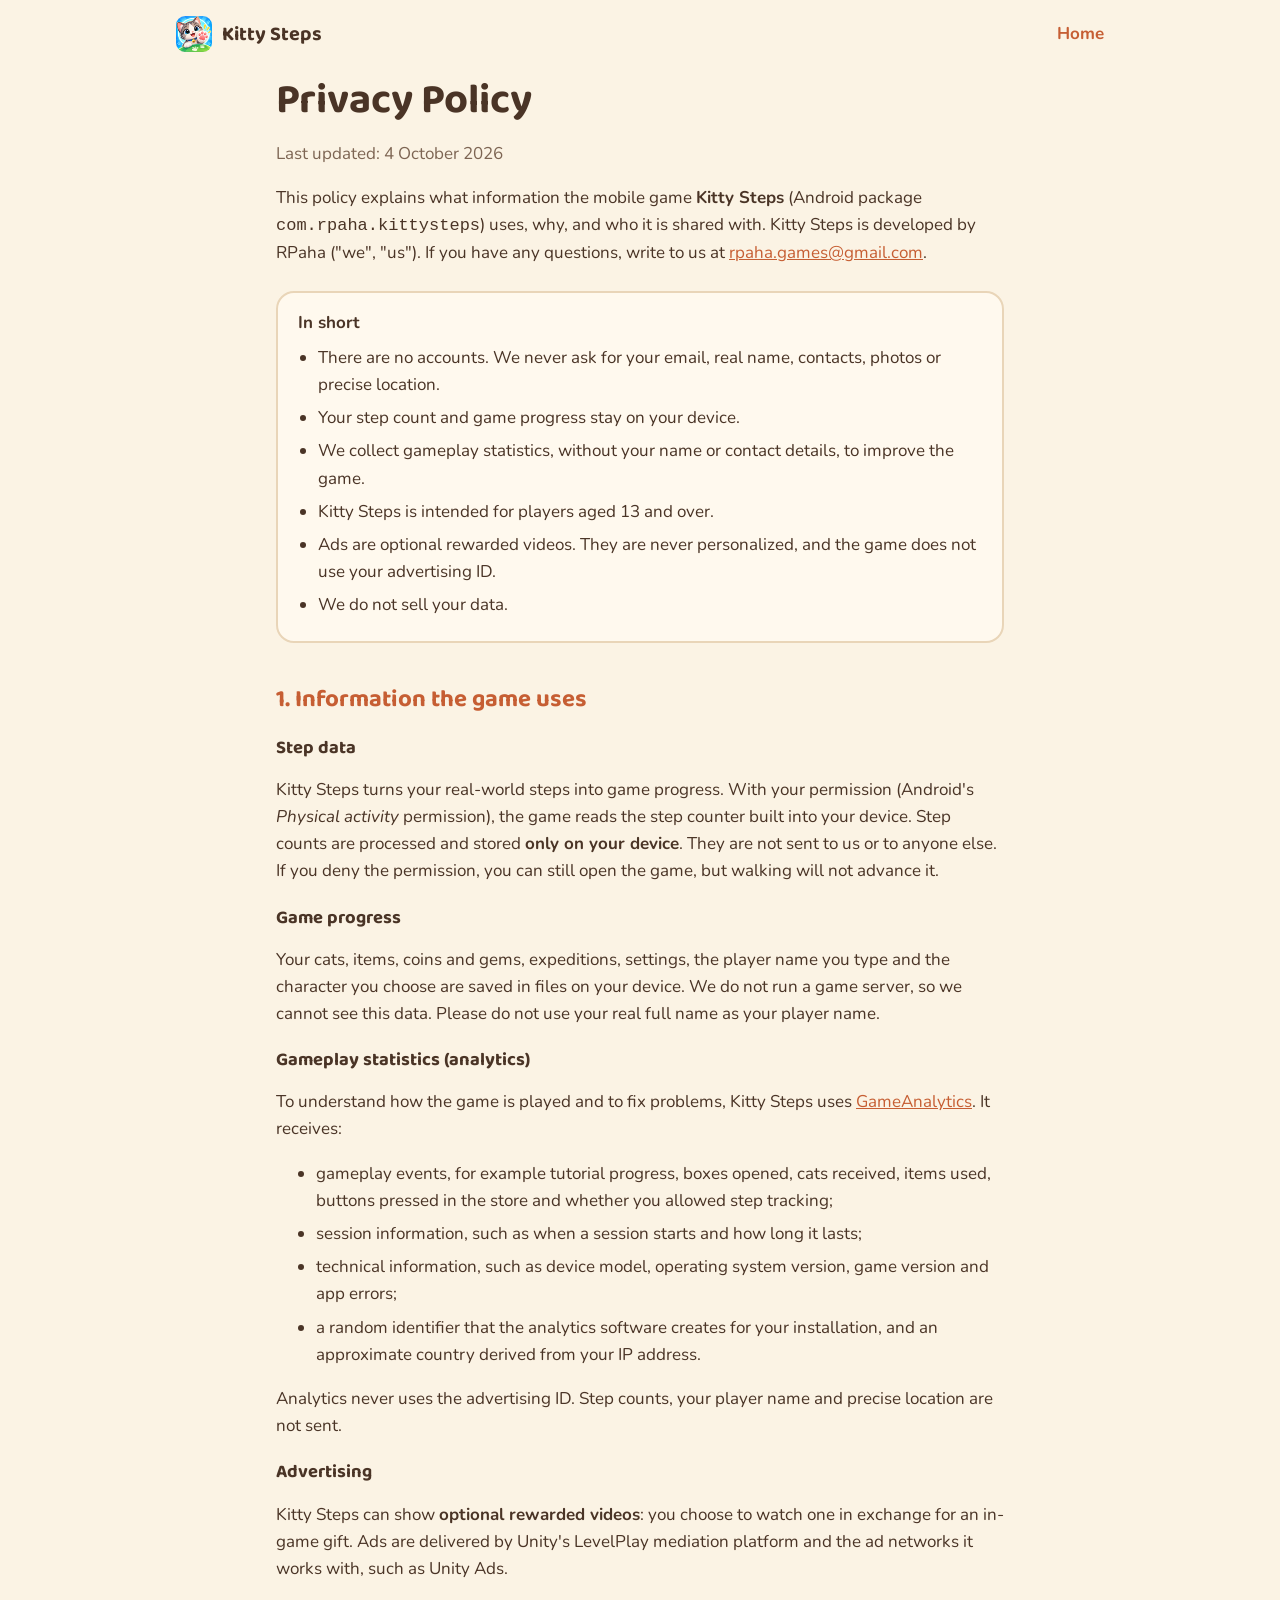
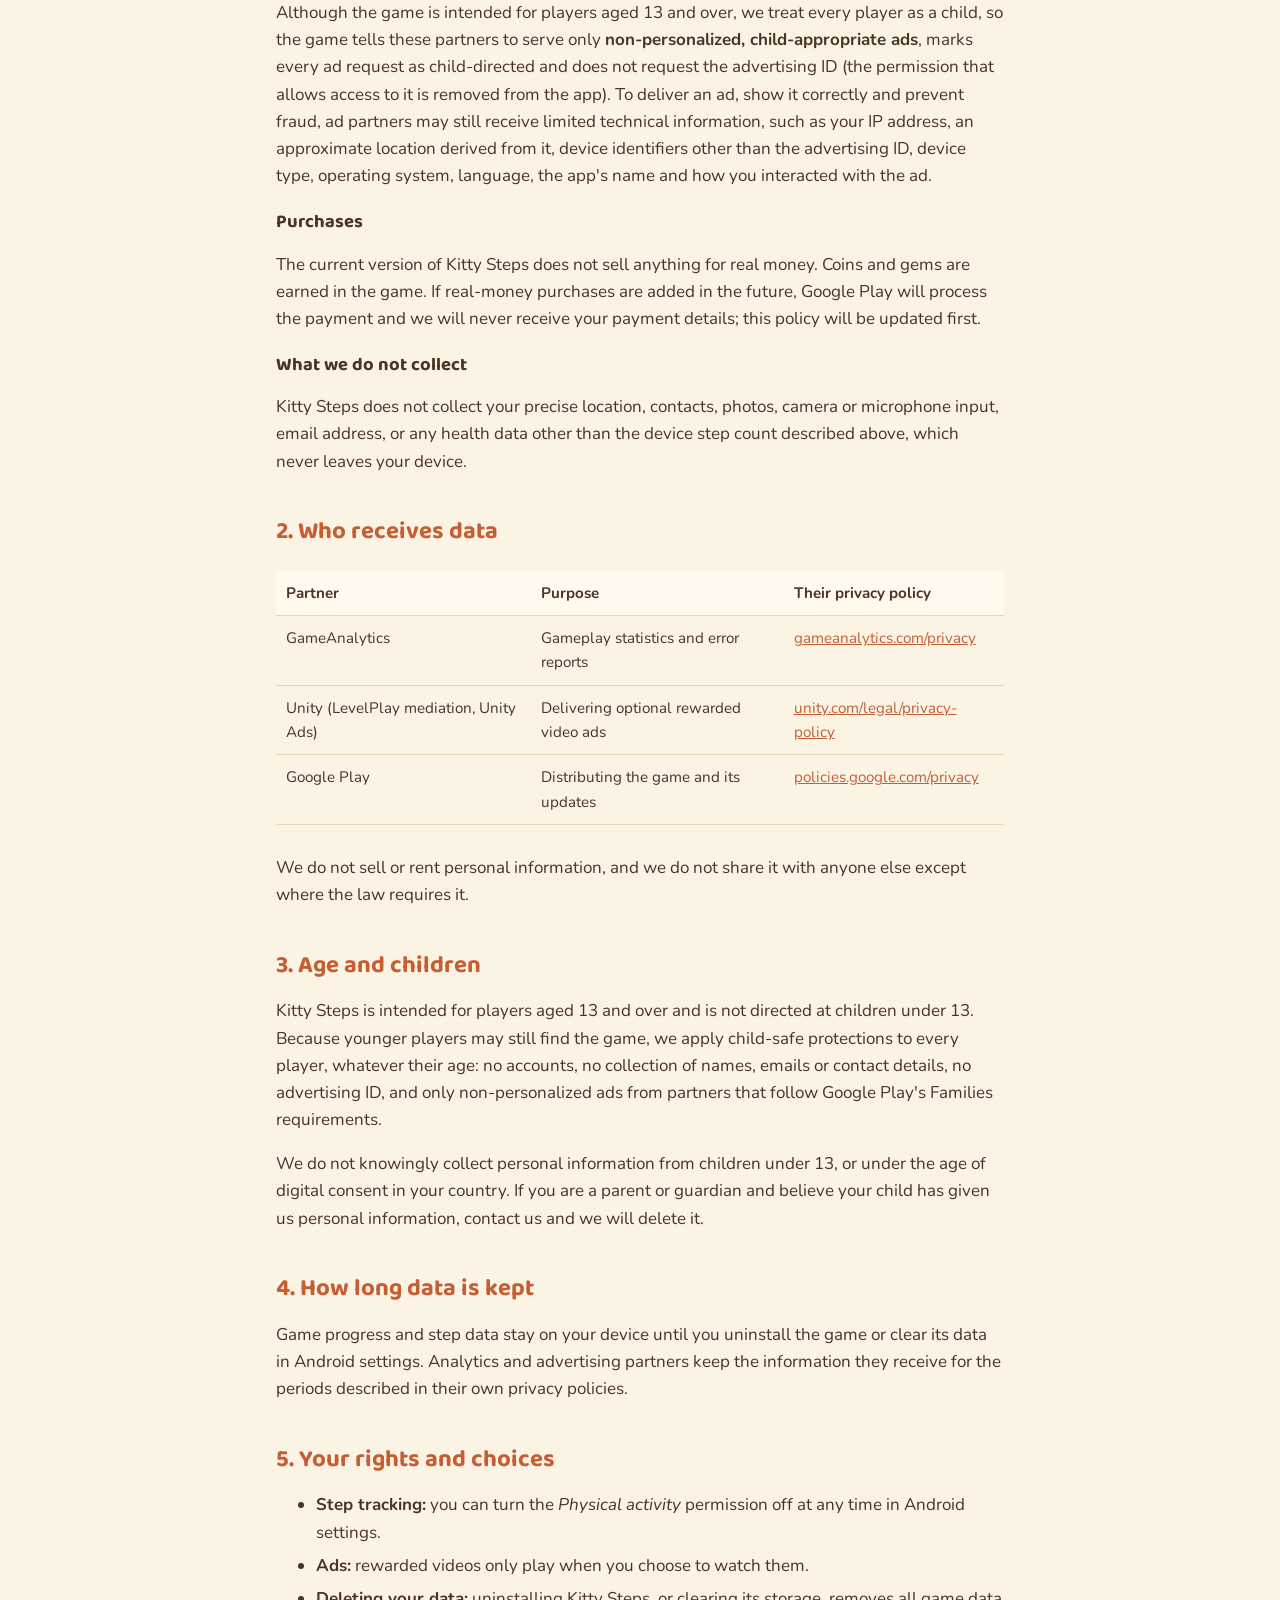
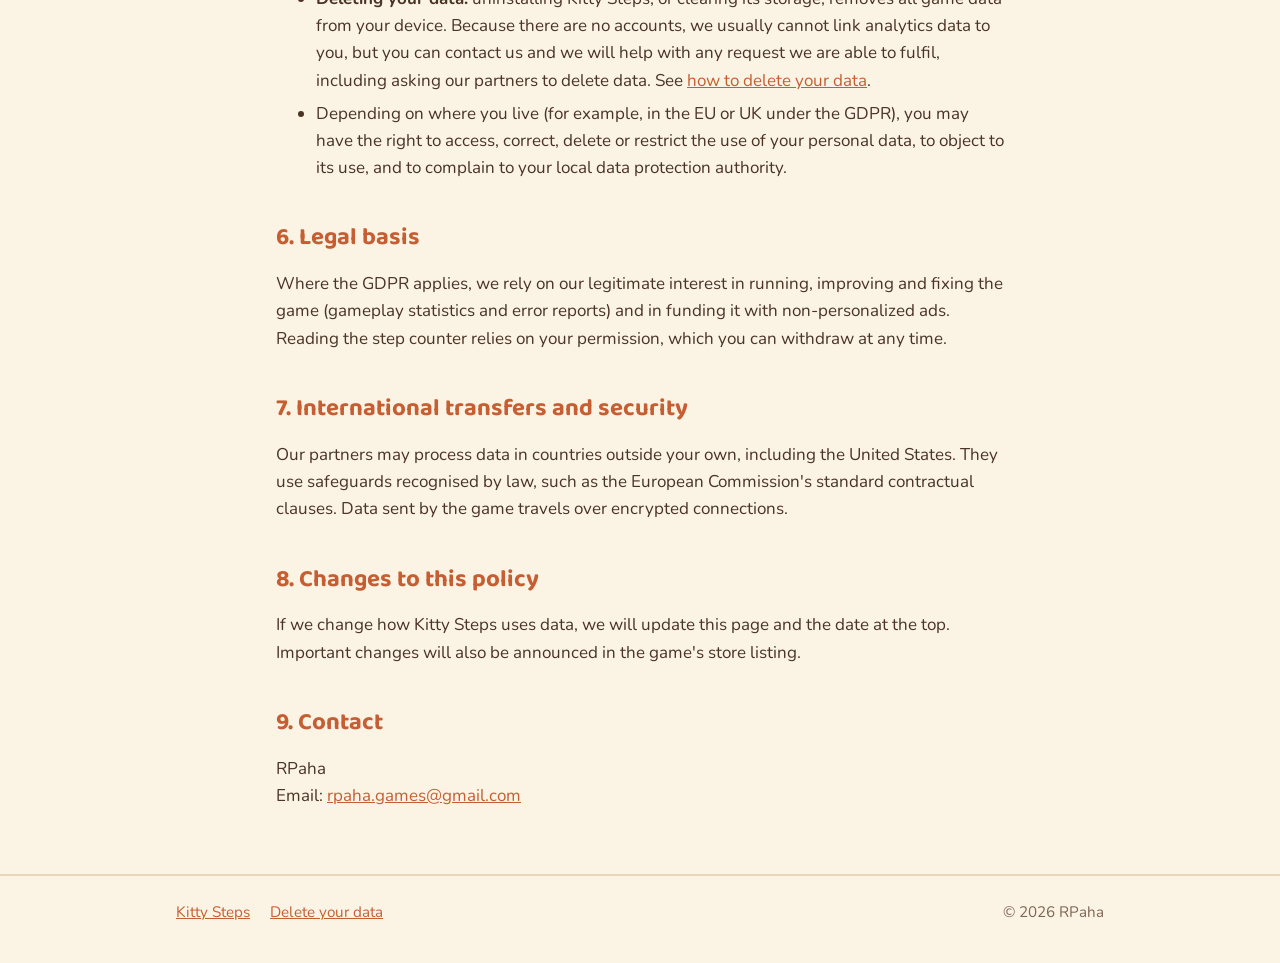
<file: privacy.html>
<!doctype html>
<html lang="en">
<head>
  <meta charset="utf-8">
  <meta name="viewport" content="width=device-width, initial-scale=1">
  <title>Kitty Steps Privacy Policy</title>
  <meta name="description" content="How the Kitty Steps mobile game handles your data.">
  <link rel="icon" type="image/png" href="img/favicon.png">
  <link rel="preconnect" href="https://fonts.googleapis.com">
  <link rel="preconnect" href="https://fonts.gstatic.com" crossorigin>
  <link href="https://fonts.googleapis.com/css2?family=Baloo+2:wght@600;700&family=Nunito:wght@400;700;800&display=swap" rel="stylesheet">
  <link rel="stylesheet" href="style.css">
</head>
<body>
  <header class="site-header">
    <div class="wrap">
      <a class="brand" href="./"><img src="img/favicon.png" alt="">Kitty Steps</a>
      <nav><a href="./">Home</a></nav>
    </div>
  </header>

  <main class="wrap policy">
    <h1>Privacy Policy</h1>
    <p class="updated">Last updated: 4 October 2026</p>

    <p>This policy explains what information the mobile game <strong>Kitty Steps</strong> (Android package <code>com.rpaha.kittysteps</code>) uses, why, and who it is shared with. Kitty Steps is developed by RPaha ("we", "us"). If you have any questions, write to us at <a href="mailto:rpaha.games@gmail.com">rpaha.games@gmail.com</a>.</p>

    <div class="summary">
      <strong>In short</strong>
      <ul>
        <li>There are no accounts. We never ask for your email, real name, contacts, photos or precise location.</li>
        <li>Your step count and game progress stay on your device.</li>
        <li>We collect gameplay statistics, without your name or contact details, to improve the game.</li>
        <li>Kitty Steps is intended for players aged 13 and over.</li>
        <li>Ads are optional rewarded videos. They are never personalized, and the game does not use your advertising ID.</li>
        <li>We do not sell your data.</li>
      </ul>
    </div>

    <h2>1. Information the game uses</h2>

    <h3>Step data</h3>
    <p>Kitty Steps turns your real-world steps into game progress. With your permission (Android's <em>Physical activity</em> permission), the game reads the step counter built into your device. Step counts are processed and stored <strong>only on your device</strong>. They are not sent to us or to anyone else. If you deny the permission, you can still open the game, but walking will not advance it.</p>

    <h3>Game progress</h3>
    <p>Your cats, items, coins and gems, expeditions, settings, the player name you type and the character you choose are saved in files on your device. We do not run a game server, so we cannot see this data. Please do not use your real full name as your player name.</p>

    <h3>Gameplay statistics (analytics)</h3>
    <p>To understand how the game is played and to fix problems, Kitty Steps uses <a href="https://gameanalytics.com" rel="noopener">GameAnalytics</a>. It receives:</p>
    <ul>
      <li>gameplay events, for example tutorial progress, boxes opened, cats received, items used, buttons pressed in the store and whether you allowed step tracking;</li>
      <li>session information, such as when a session starts and how long it lasts;</li>
      <li>technical information, such as device model, operating system version, game version and app errors;</li>
      <li>a random identifier that the analytics software creates for your installation, and an approximate country derived from your IP address.</li>
    </ul>
    <p>Analytics never uses the advertising ID. Step counts, your player name and precise location are not sent.</p>

    <h3>Advertising</h3>
    <p>Kitty Steps can show <strong>optional rewarded videos</strong>: you choose to watch one in exchange for an in-game gift. Ads are delivered by Unity's LevelPlay mediation platform and the ad networks it works with, such as Unity Ads.</p>
    <p>Although the game is intended for players aged 13 and over, we treat every player as a child, so the game tells these partners to serve only <strong>non-personalized, child-appropriate ads</strong>, marks every ad request as child-directed and does not request the advertising ID (the permission that allows access to it is removed from the app). To deliver an ad, show it correctly and prevent fraud, ad partners may still receive limited technical information, such as your IP address, an approximate location derived from it, device identifiers other than the advertising ID, device type, operating system, language, the app's name and how you interacted with the ad.</p>

    <h3>Purchases</h3>
    <p>The current version of Kitty Steps does not sell anything for real money. Coins and gems are earned in the game. If real-money purchases are added in the future, Google Play will process the payment and we will never receive your payment details; this policy will be updated first.</p>

    <h3>What we do not collect</h3>
    <p>Kitty Steps does not collect your precise location, contacts, photos, camera or microphone input, email address, or any health data other than the device step count described above, which never leaves your device.</p>

    <h2>2. Who receives data</h2>
    <div class="table-scroll">
      <table>
        <thead>
          <tr><th>Partner</th><th>Purpose</th><th>Their privacy policy</th></tr>
        </thead>
        <tbody>
          <tr>
            <td>GameAnalytics</td>
            <td>Gameplay statistics and error reports</td>
            <td><a href="https://gameanalytics.com/privacy" rel="noopener">gameanalytics.com/privacy</a></td>
          </tr>
          <tr>
            <td>Unity (LevelPlay mediation, Unity Ads)</td>
            <td>Delivering optional rewarded video ads</td>
            <td><a href="https://unity.com/legal/privacy-policy" rel="noopener">unity.com/legal/privacy-policy</a></td>
          </tr>
          <tr>
            <td>Google Play</td>
            <td>Distributing the game and its updates</td>
            <td><a href="https://policies.google.com/privacy" rel="noopener">policies.google.com/privacy</a></td>
          </tr>
        </tbody>
      </table>
    </div>
    <p>We do not sell or rent personal information, and we do not share it with anyone else except where the law requires it.</p>

    <h2>3. Age and children</h2>
    <p>Kitty Steps is intended for players aged 13 and over and is not directed at children under 13. Because younger players may still find the game, we apply child-safe protections to every player, whatever their age: no accounts, no collection of names, emails or contact details, no advertising ID, and only non-personalized ads from partners that follow Google Play's Families requirements.</p>
    <p>We do not knowingly collect personal information from children under 13, or under the age of digital consent in your country. If you are a parent or guardian and believe your child has given us personal information, contact us and we will delete it.</p>

    <h2>4. How long data is kept</h2>
    <p>Game progress and step data stay on your device until you uninstall the game or clear its data in Android settings. Analytics and advertising partners keep the information they receive for the periods described in their own privacy policies.</p>

    <h2>5. Your rights and choices</h2>
    <ul>
      <li><strong>Step tracking:</strong> you can turn the <em>Physical activity</em> permission off at any time in Android settings.</li>
      <li><strong>Ads:</strong> rewarded videos only play when you choose to watch them.</li>
      <li><strong>Deleting your data:</strong> uninstalling Kitty Steps, or clearing its storage, removes all game data from your device. Because there are no accounts, we usually cannot link analytics data to you, but you can contact us and we will help with any request we are able to fulfil, including asking our partners to delete data. See <a href="delete-data.html">how to delete your data</a>.</li>
      <li>Depending on where you live (for example, in the EU or UK under the GDPR), you may have the right to access, correct, delete or restrict the use of your personal data, to object to its use, and to complain to your local data protection authority.</li>
    </ul>

    <h2>6. Legal basis</h2>
    <p>Where the GDPR applies, we rely on our legitimate interest in running, improving and fixing the game (gameplay statistics and error reports) and in funding it with non-personalized ads. Reading the step counter relies on your permission, which you can withdraw at any time.</p>

    <h2>7. International transfers and security</h2>
    <p>Our partners may process data in countries outside your own, including the United States. They use safeguards recognised by law, such as the European Commission's standard contractual clauses. Data sent by the game travels over encrypted connections.</p>

    <h2>8. Changes to this policy</h2>
    <p>If we change how Kitty Steps uses data, we will update this page and the date at the top. Important changes will also be announced in the game's store listing.</p>

    <h2>9. Contact</h2>
    <p>RPaha<br>Email: <a href="mailto:rpaha.games@gmail.com">rpaha.games@gmail.com</a></p>
  </main>

  <footer class="site-footer">
    <div class="wrap">
      <div><a href="./">Kitty Steps</a> <a href="delete-data.html">Delete your data</a></div>
      <div>&copy; 2026 RPaha</div>
    </div>
  </footer>
</body>
</html>
</file>
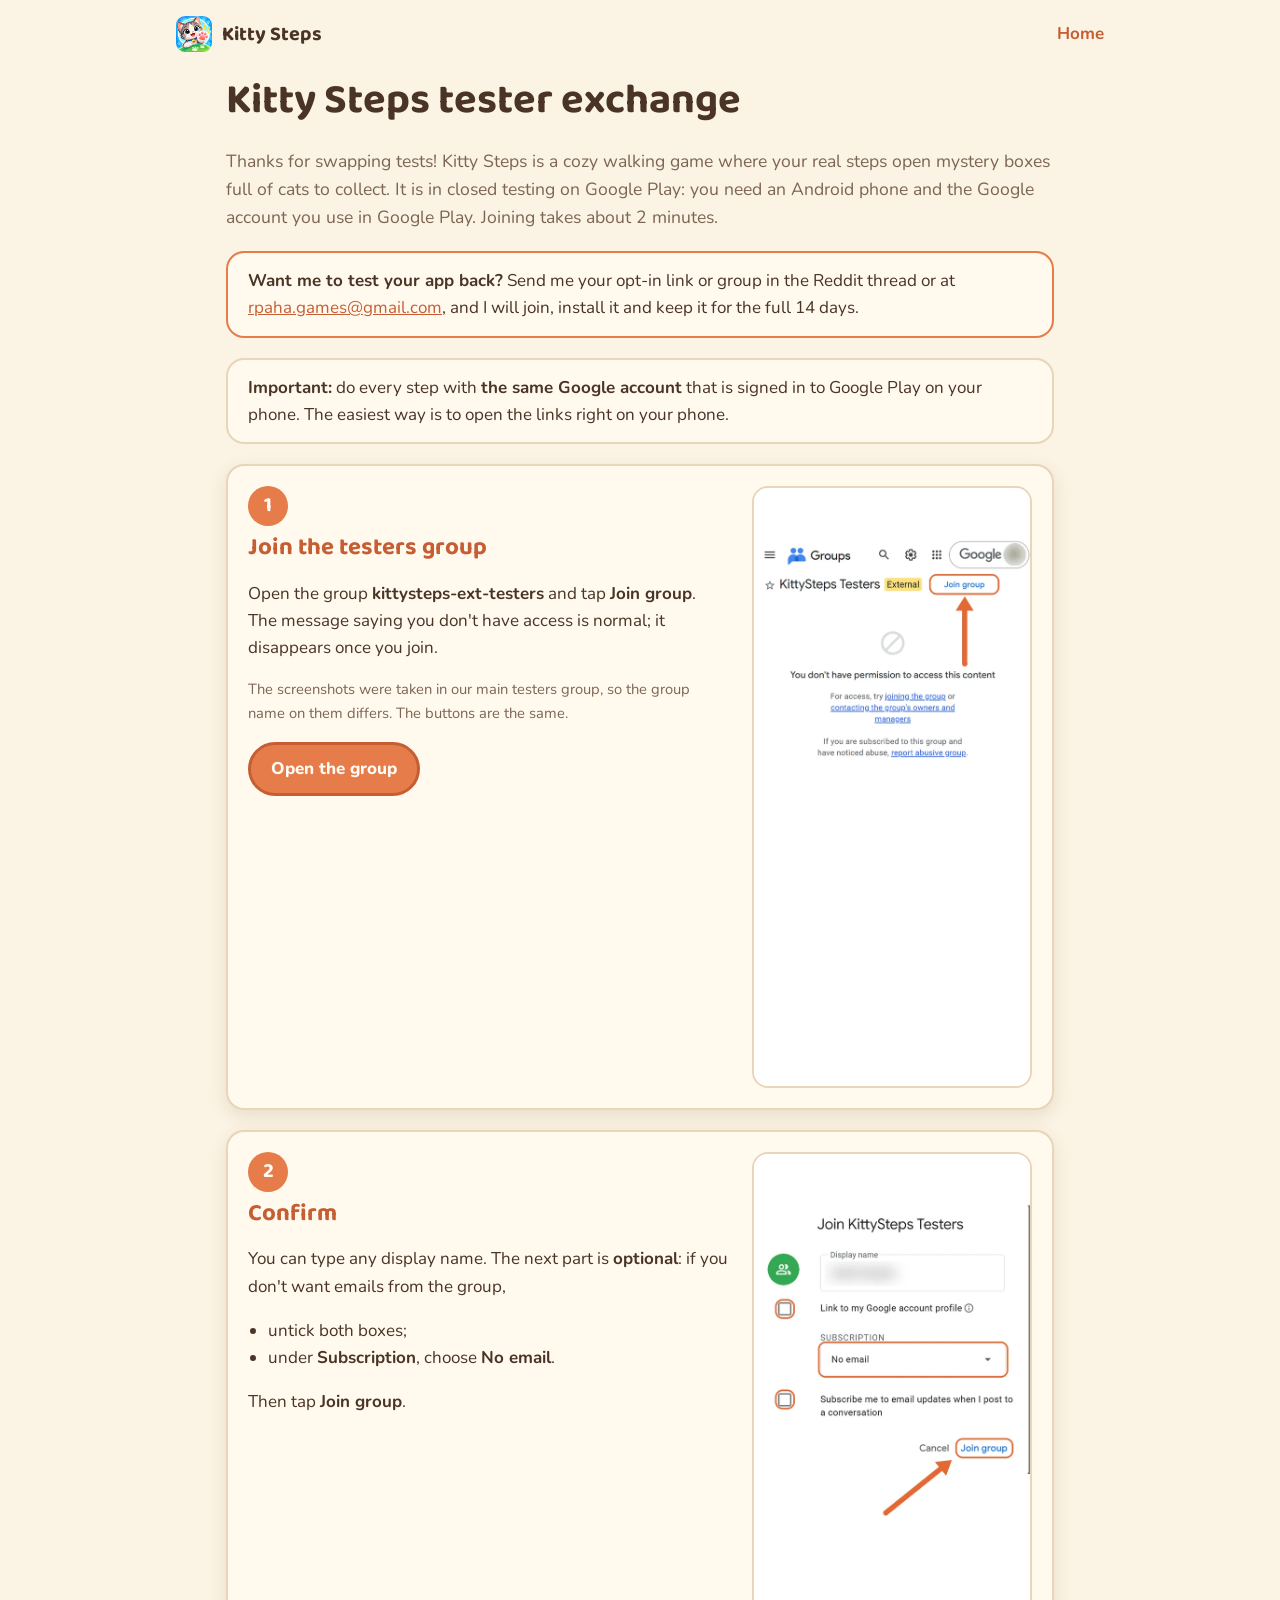
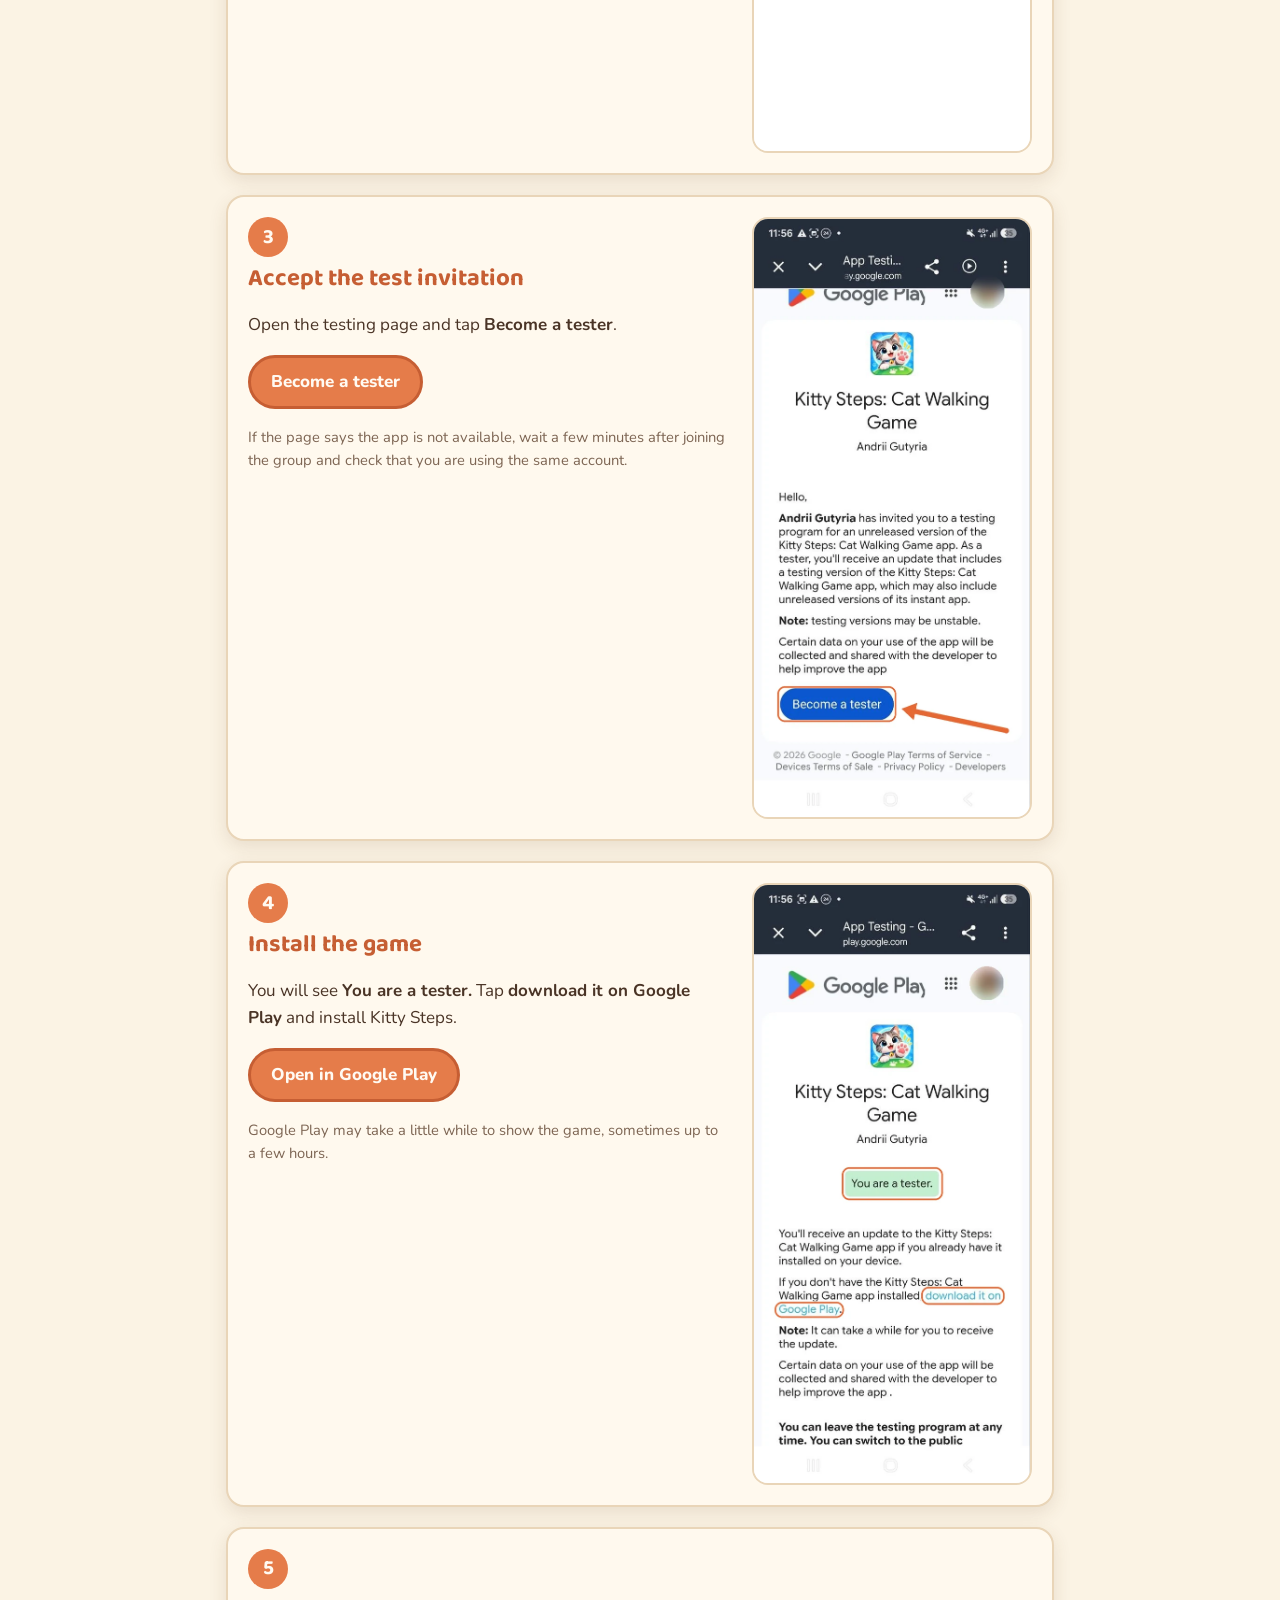
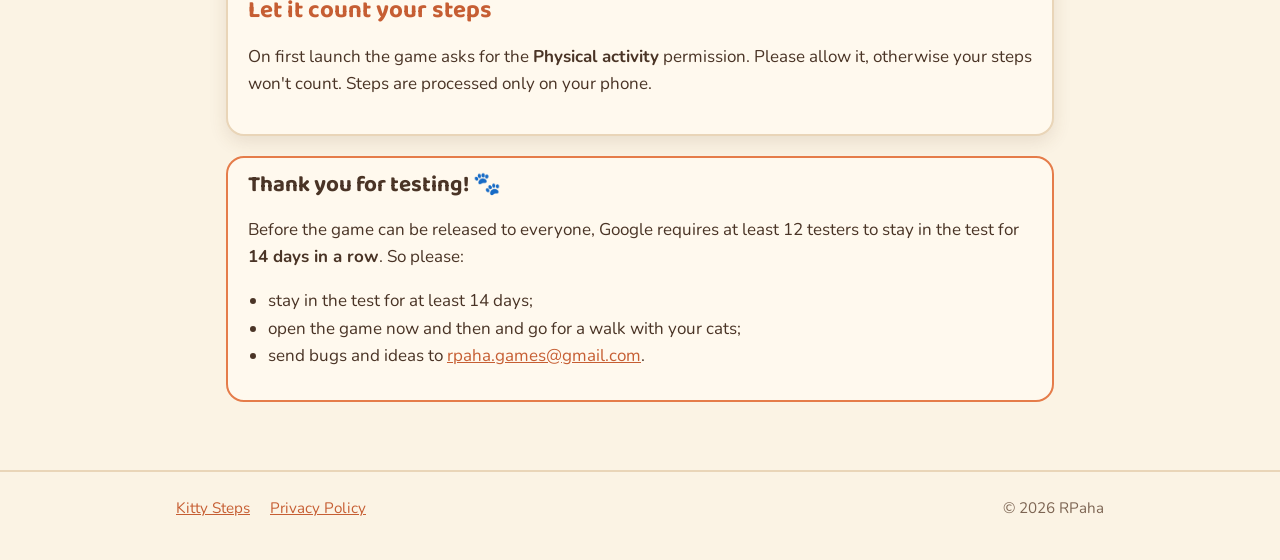
<file: test-exchange.html>
<!doctype html>
<html lang="en">
<head>
  <meta charset="utf-8">
  <meta name="viewport" content="width=device-width, initial-scale=1">
  <title>Kitty Steps Beta Test</title>
  <meta name="description" content="Tester exchange: how to join the Kitty Steps closed test on Google Play.">
  <meta name="robots" content="noindex">
  <link rel="icon" type="image/png" href="img/favicon.png">
  <link rel="preconnect" href="https://fonts.googleapis.com">
  <link rel="preconnect" href="https://fonts.gstatic.com" crossorigin>
  <link href="https://fonts.googleapis.com/css2?family=Baloo+2:wght@600;700&family=Nunito:wght@400;700;800&display=swap" rel="stylesheet">
  <link rel="stylesheet" href="style.css">
</head>
<body>
  <header class="site-header">
    <div class="wrap">
      <a class="brand" href="./"><img src="img/favicon.png" alt="">Kitty Steps</a>
      <nav><a href="./">Home</a></nav>
    </div>
  </header>

  <main class="wrap guide">
    <h1>Kitty Steps tester exchange</h1>
    <p class="lead">Thanks for swapping tests! Kitty Steps is a cozy walking game where your real steps open mystery boxes full of cats to collect. It is in closed testing on Google Play: you need an Android phone and the Google account you use in Google Play. Joining takes about 2 minutes.</p>

    <div class="note note-accent">
      <strong>Want me to test your app back?</strong> Send me your opt-in link or group in the Reddit thread or at <a href="mailto:rpaha.games@gmail.com?subject=Tester%20exchange">rpaha.games@gmail.com</a>, and I will join, install it and keep it for the full 14 days.
    </div>

    <div class="note">
      <strong>Important:</strong> do every step with <strong>the same Google account</strong> that is signed in to Google Play on your phone. The easiest way is to open the links right on your phone.
    </div>

    <section class="step">
      <div class="step-text">
        <span class="step-num">1</span>
        <h2>Join the testers group</h2>
        <p>Open the group <strong>kittysteps-ext-testers</strong> and tap <strong>Join group</strong>. The message saying you don't have access is normal; it disappears once you join.</p>
        <p class="small">The screenshots were taken in our main testers group, so the group name on them differs. The buttons are the same.</p>
        <p><a class="button" href="https://groups.google.com/g/kittysteps-ext-testers" target="_blank" rel="noopener">Open the group</a></p>
      </div>
      <img class="step-shot" src="img/test/step1-group-en.webp" alt="The KittySteps Testers group page with the Join group button" width="591" height="1280" loading="lazy">
    </section>

    <section class="step">
      <div class="step-text">
        <span class="step-num">2</span>
        <h2>Confirm</h2>
        <p>You can type any display name. The next part is <strong>optional</strong>: if you don't want emails from the group,</p>
        <ul>
          <li>untick both boxes;</li>
          <li>under <strong>Subscription</strong>, choose <strong>No email</strong>.</li>
        </ul>
        <p>Then tap <strong>Join group</strong>.</p>
      </div>
      <img class="step-shot" src="img/test/step2-join-en.webp" alt="The join dialog with two checkboxes and the Join group button" width="591" height="1280" loading="lazy">
    </section>

    <section class="step">
      <div class="step-text">
        <span class="step-num">3</span>
        <h2>Accept the test invitation</h2>
        <p>Open the testing page and tap <strong>Become a tester</strong>.</p>
        <p><a class="button" href="https://play.google.com/apps/testing/com.rpaha.kittysteps" target="_blank" rel="noopener">Become a tester</a></p>
        <p class="small">If the page says the app is not available, wait a few minutes after joining the group and check that you are using the same account.</p>
      </div>
      <img class="step-shot" src="img/test/step3-become-tester.webp" alt="The Google Play testing page with the Become a tester button" width="591" height="1280" loading="lazy">
    </section>

    <section class="step">
      <div class="step-text">
        <span class="step-num">4</span>
        <h2>Install the game</h2>
        <p>You will see <strong>You are a tester.</strong> Tap <strong>download it on Google Play</strong> and install Kitty Steps.</p>
        <p><a class="button" href="https://play.google.com/store/apps/details?id=com.rpaha.kittysteps" target="_blank" rel="noopener">Open in Google Play</a></p>
        <p class="small">Google Play may take a little while to show the game, sometimes up to a few hours.</p>
      </div>
      <img class="step-shot" src="img/test/step4-download.webp" alt="The You are a tester confirmation and the download it on Google Play link" width="591" height="1280" loading="lazy">
    </section>

    <section class="step step-plain">
      <div class="step-text">
        <span class="step-num">5</span>
        <h2>Let it count your steps</h2>
        <p>On first launch the game asks for the <strong>Physical activity</strong> permission. Please allow it, otherwise your steps won't count. Steps are processed only on your phone.</p>
      </div>
    </section>

    <div class="note note-accent">
      <h2>Thank you for testing! 🐾</h2>
      <p>Before the game can be released to everyone, Google requires at least 12 testers to stay in the test for <strong>14 days in a row</strong>. So please:</p>
      <ul>
        <li>stay in the test for at least 14 days;</li>
        <li>open the game now and then and go for a walk with your cats;</li>
        <li>send bugs and ideas to <a href="mailto:rpaha.games@gmail.com?subject=Kitty%20Steps%20feedback">rpaha.games@gmail.com</a>.</li>
      </ul>
    </div>
  </main>

  <footer class="site-footer">
    <div class="wrap">
      <div><a href="./">Kitty Steps</a> <a href="privacy.html">Privacy Policy</a></div>
      <div>&copy; 2026 RPaha</div>
    </div>
  </footer>
</body>
</html>
</file>
<file: style.css>
:root {
  --bg: #fbf3e4;
  --card: #fff9ee;
  --card-edge: #e9d5b8;
  --text: #4a3426;
  --muted: #7d6553;
  --accent: #e57c4a;
  --accent-dark: #c65e33;
  --accent-text: #fffaf2;
  --green: #4e8a6a;
  --shadow: 0 6px 18px rgba(98, 62, 34, 0.12);
  color-scheme: light;
}

@media (prefers-color-scheme: dark) {
  :root:not([data-theme="light"]) {
    --bg: #1f1813;
    --card: #2a211b;
    --card-edge: #4a3a2e;
    --text: #f3e6d6;
    --muted: #c4ad97;
    --accent: #f08a57;
    --accent-dark: #f4a27a;
    --accent-text: #24170f;
    --green: #7cc19c;
    --shadow: 0 6px 18px rgba(0, 0, 0, 0.35);
    color-scheme: dark;
  }
}

:root[data-theme="dark"] {
  --bg: #1f1813;
  --card: #2a211b;
  --card-edge: #4a3a2e;
  --text: #f3e6d6;
  --muted: #c4ad97;
  --accent: #f08a57;
  --accent-dark: #f4a27a;
  --accent-text: #24170f;
  --green: #7cc19c;
  --shadow: 0 6px 18px rgba(0, 0, 0, 0.35);
  color-scheme: dark;
}

* { box-sizing: border-box; }

html { -webkit-text-size-adjust: 100%; }

body {
  margin: 0;
  background: var(--bg);
  color: var(--text);
  font-family: "Nunito", system-ui, -apple-system, "Segoe UI", Roboto, sans-serif;
  font-size: 17px;
  line-height: 1.6;
}

h1, h2, h3 {
  font-family: "Baloo 2", "Nunito", system-ui, sans-serif;
  line-height: 1.2;
  margin: 0 0 0.5em;
}

a { color: var(--accent-dark); }
a:hover { color: var(--accent); }

.wrap {
  width: 100%;
  max-width: 960px;
  margin: 0 auto;
  padding: 0 16px;
}

/* Header */
.site-header {
  padding: 16px 0;
}
.site-header .wrap {
  display: flex;
  align-items: center;
  justify-content: space-between;
  gap: 12px;
}
.brand {
  display: flex;
  align-items: center;
  gap: 10px;
  text-decoration: none;
  color: var(--text);
  font-family: "Baloo 2", sans-serif;
  font-weight: 700;
  font-size: 1.25rem;
}
.brand img { width: 36px; height: 36px; border-radius: 9px; }
.site-header nav a {
  text-decoration: none;
  font-weight: 700;
  margin-left: 16px;
}

/* Hero */
.hero {
  text-align: center;
  padding: 32px 0 24px;
}
.hero-icon {
  width: 128px;
  height: 128px;
  border-radius: 30px;
  box-shadow: var(--shadow);
}
.hero h1 {
  font-size: clamp(2.4rem, 8vw, 3.6rem);
  margin-top: 16px;
}
.tagline {
  font-size: 1.2rem;
  color: var(--muted);
  max-width: 560px;
  margin: 0 auto 24px;
}
.badge {
  display: inline-block;
  background: var(--accent);
  color: var(--accent-text);
  font-weight: 800;
  padding: 12px 24px;
  border-radius: 999px;
  border: 3px solid var(--accent-dark);
  text-decoration: none;
}

/* Cat strip */
.cats {
  display: grid;
  grid-template-columns: repeat(6, 1fr);
  gap: 8px;
  margin: 32px 0 8px;
}
.cats img {
  width: 100%;
  height: auto;
  aspect-ratio: 1;
  object-fit: contain;
}

/* Features */
.section { padding: 32px 0; }
.section > h2 { text-align: center; font-size: 2rem; }
.features {
  display: grid;
  grid-template-columns: repeat(3, 1fr);
  gap: 16px;
  margin-top: 16px;
}
.card {
  background: var(--card);
  border: 2px solid var(--card-edge);
  border-radius: 18px;
  padding: 20px;
  box-shadow: var(--shadow);
}
.card h3 { font-size: 1.25rem; color: var(--accent-dark); }
.card p { margin: 0; }
.card .emoji { font-size: 1.8rem; display: block; margin-bottom: 6px; }

/* Footer */
.site-footer {
  border-top: 2px solid var(--card-edge);
  margin-top: 32px;
  padding: 24px 0 40px;
  color: var(--muted);
  font-size: 0.95rem;
}
.site-footer .wrap {
  display: flex;
  flex-wrap: wrap;
  justify-content: space-between;
  gap: 12px;
}
.site-footer a { margin-right: 16px; }

/* Policy page */
.policy {
  max-width: 760px;
  padding-top: 8px;
  padding-bottom: 16px;
}
.policy h1 { font-size: clamp(2rem, 6vw, 2.6rem); }
.policy h2 {
  font-size: 1.5rem;
  margin-top: 1.8em;
  color: var(--accent-dark);
}
.policy h3 { font-size: 1.15rem; margin-top: 1.2em; }
.policy .updated { color: var(--muted); margin-top: -0.4em; }
.policy .summary {
  background: var(--card);
  border: 2px solid var(--card-edge);
  border-radius: 18px;
  padding: 16px 20px;
  margin: 24px 0;
}
.policy .summary ul { margin: 8px 0 0; padding-left: 20px; }
.policy li { margin-bottom: 6px; }
.table-scroll { overflow-x: auto; }
.policy table {
  width: 100%;
  border-collapse: collapse;
  margin: 12px 0;
  font-size: 0.95rem;
}
.policy th, .policy td {
  text-align: left;
  vertical-align: top;
  padding: 10px;
  border-bottom: 1px solid var(--card-edge);
}
.policy th { background: var(--card); }

@media (max-width: 720px) {
  .features { grid-template-columns: 1fr; }
  .cats { grid-template-columns: repeat(3, 1fr); }
  .site-header nav a { margin-left: 12px; }
}

/* Tester guide */
.guide { max-width: 860px; padding-bottom: 16px; }
.guide h1 { font-size: clamp(2rem, 6vw, 2.6rem); margin-top: 8px; }
.guide .lead { font-size: 1.1rem; color: var(--muted); }
.note {
  background: var(--card);
  border: 2px solid var(--card-edge);
  border-radius: 18px;
  padding: 14px 20px;
  margin: 20px 0;
}
.note-accent { border-color: var(--accent); }
.note h2 { font-size: 1.4rem; margin-bottom: 6px; }
.note ul, .step ul { padding-left: 20px; }
.step {
  display: grid;
  grid-template-columns: 1fr 280px;
  gap: 24px;
  align-items: start;
  background: var(--card);
  border: 2px solid var(--card-edge);
  border-radius: 18px;
  padding: 20px;
  margin: 20px 0;
  box-shadow: var(--shadow);
}
.step-plain { grid-template-columns: 1fr; }
.step h2 { font-size: 1.5rem; color: var(--accent-dark); }
.step-num {
  display: inline-flex;
  align-items: center;
  justify-content: center;
  width: 40px;
  height: 40px;
  border-radius: 50%;
  background: var(--accent);
  color: var(--accent-text);
  font-family: "Baloo 2", sans-serif;
  font-weight: 700;
  font-size: 1.3rem;
  margin-bottom: 8px;
}
.step-shot {
  width: 100%;
  height: auto;
  border-radius: 16px;
  border: 2px solid var(--card-edge);
  display: block;
}
.button {
  display: inline-block;
  background: var(--accent);
  color: var(--accent-text);
  font-weight: 800;
  padding: 10px 20px;
  border-radius: 999px;
  border: 3px solid var(--accent-dark);
  text-decoration: none;
}
.button:hover { color: var(--accent-text); filter: brightness(1.05); }
.small { font-size: 0.92rem; color: var(--muted); }
.english { margin-top: 32px; }
.english h2 { font-size: 1.6rem; }
.english li { margin-bottom: 8px; }

@media (max-width: 720px) {
  .step { grid-template-columns: 1fr; }
  .step-shot { max-width: 320px; margin: 0 auto; }
}
.site-header nav.lang a { margin-left: 10px; color: var(--muted); }
.site-header nav.lang a[aria-current="page"] { color: var(--accent-dark); text-decoration: underline; }
.qr { margin: 0 0 8px; display: inline-flex; flex-direction: column; align-items: flex-start; gap: 8px; }
.qr img { width: 132px; height: 132px; background: #fff; padding: 6px; border-radius: 12px; border: 2px solid var(--card-edge); }
.qr figcaption { font-size: 0.95rem; color: var(--muted); }
@media (max-width: 720px) { .qr { display: none; } }
</file>
